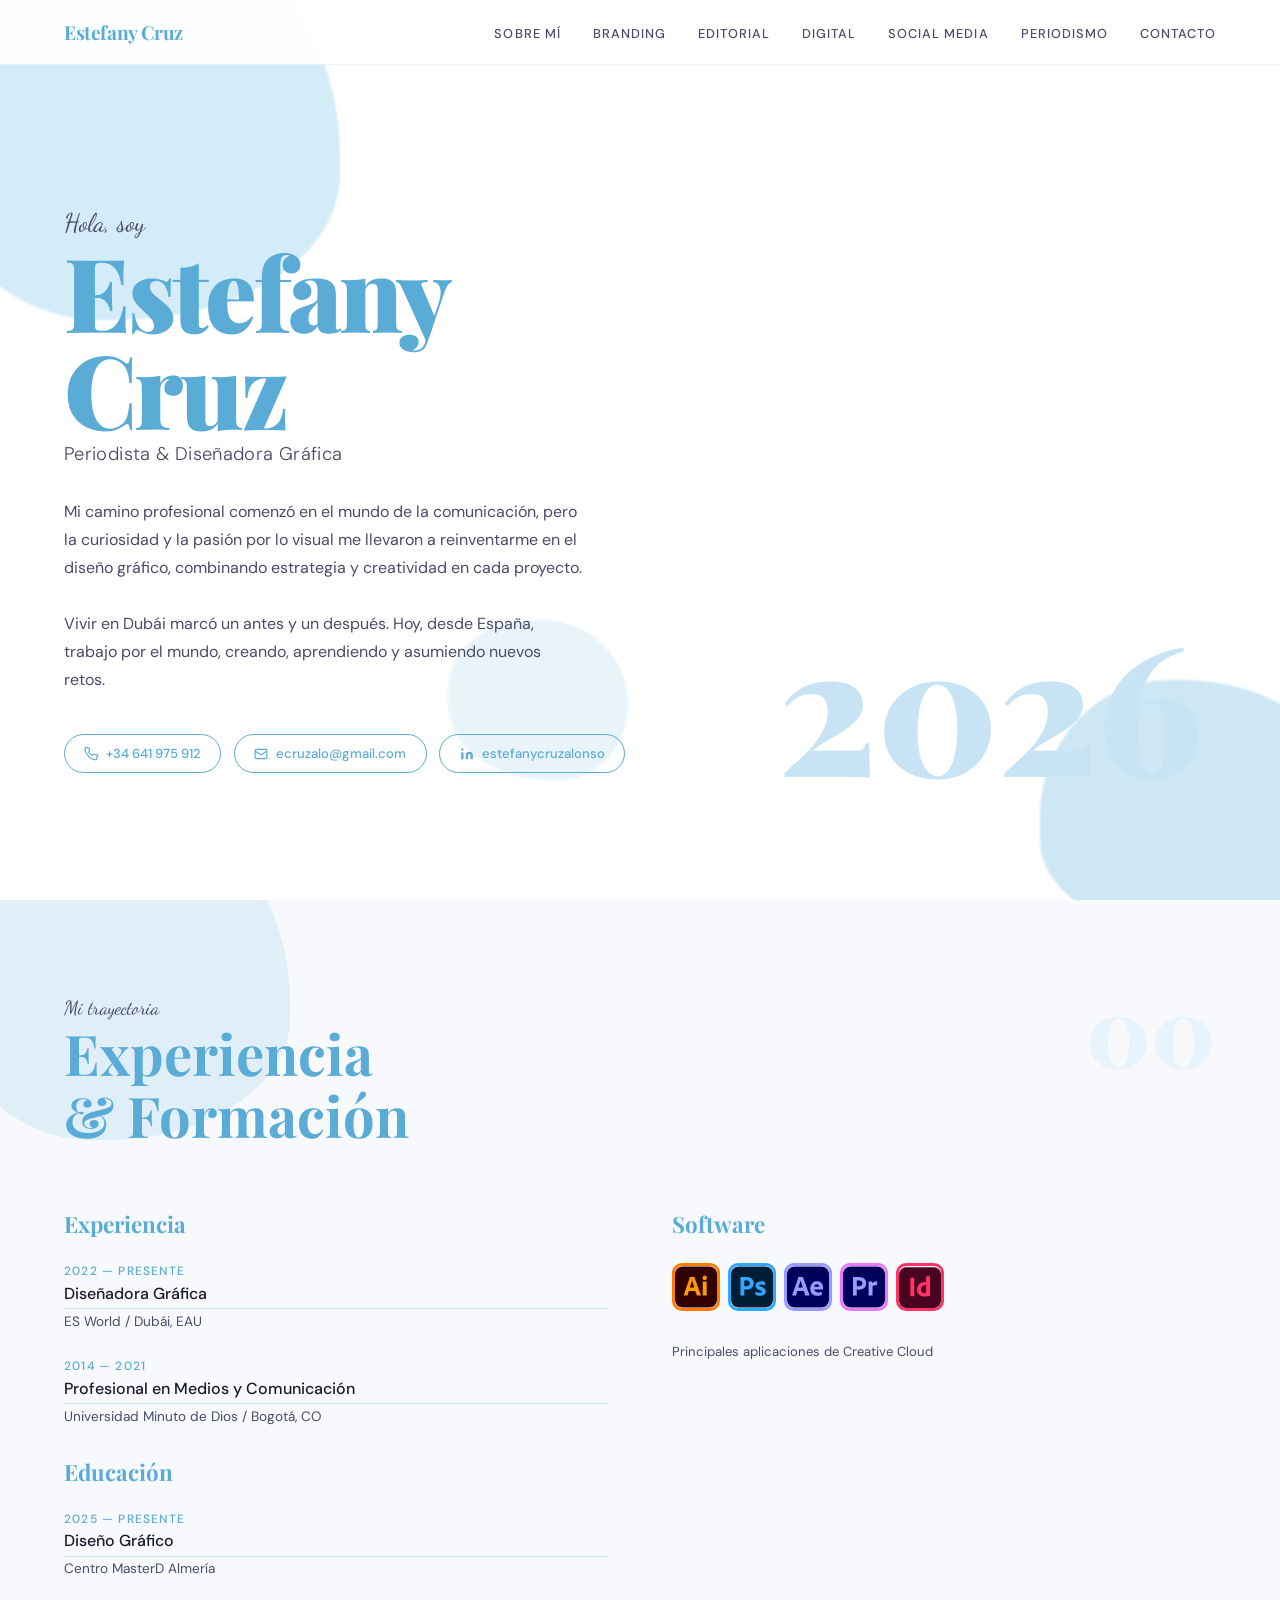
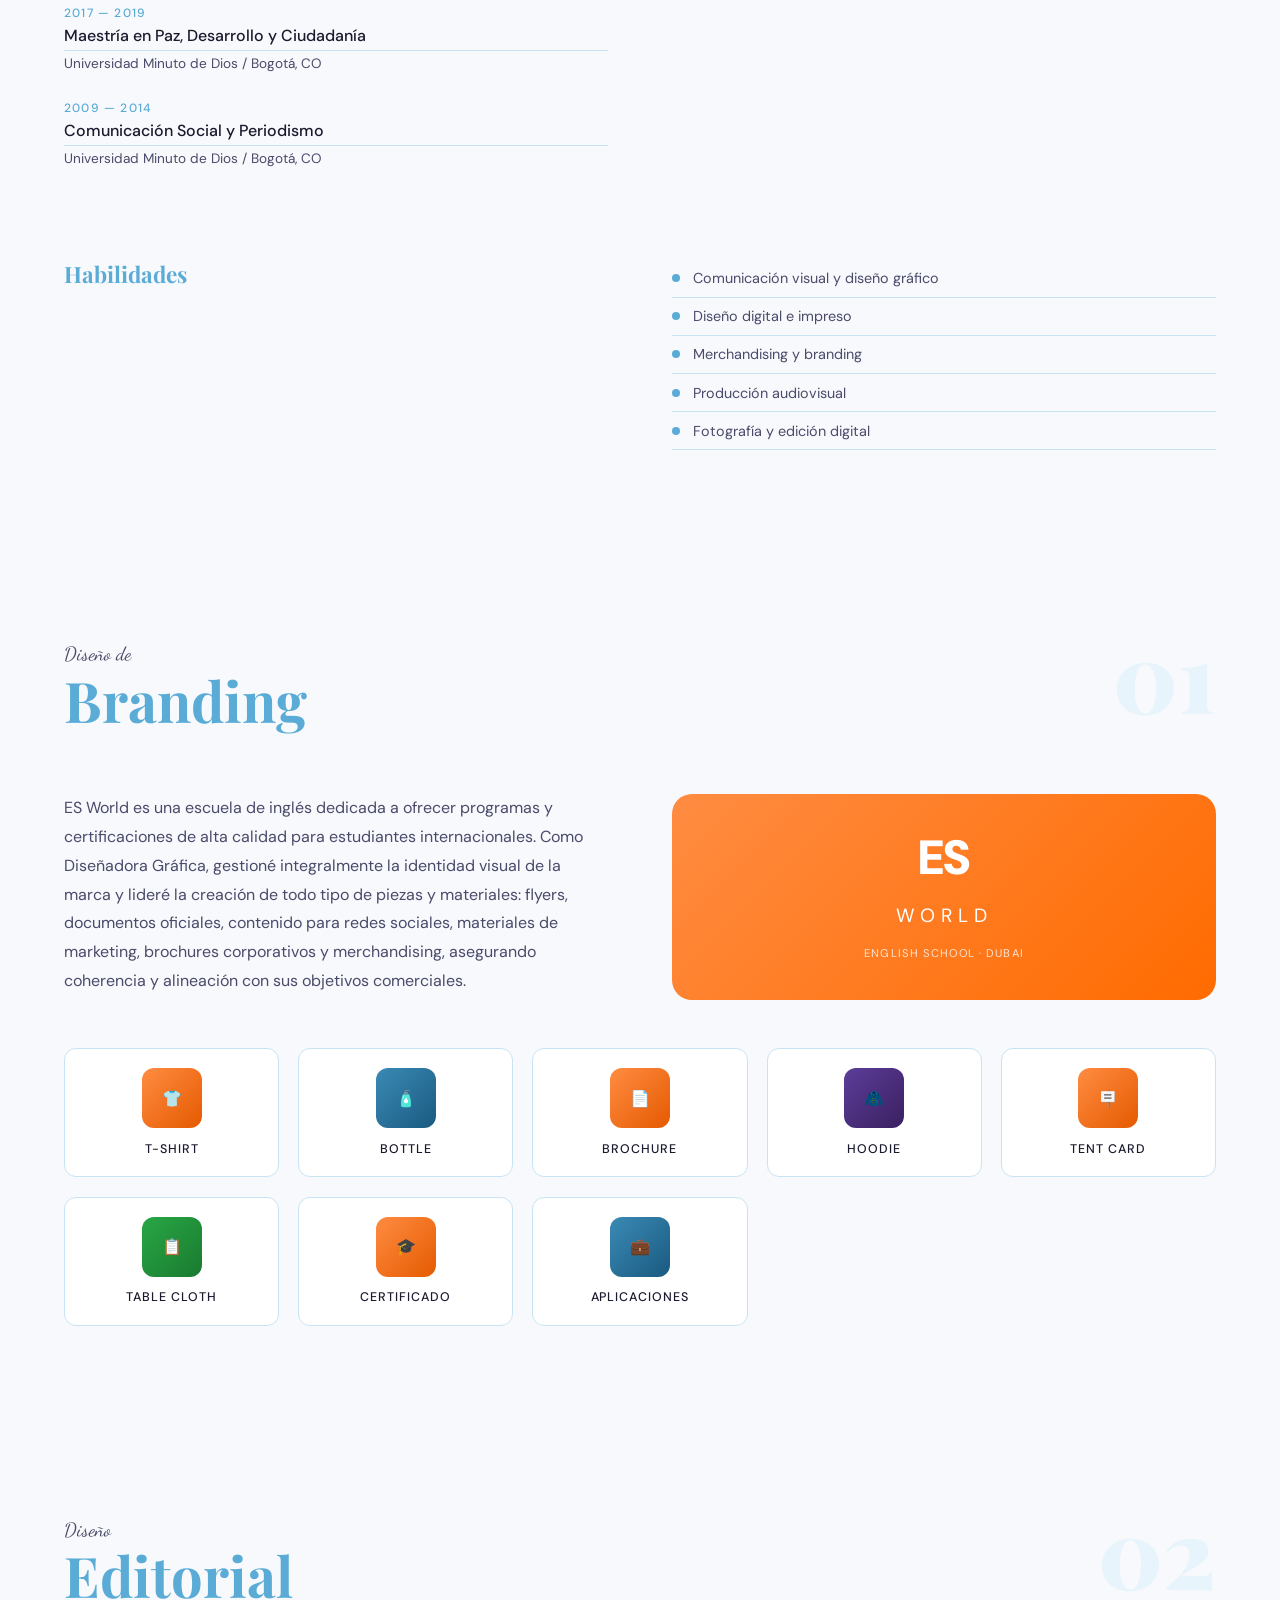
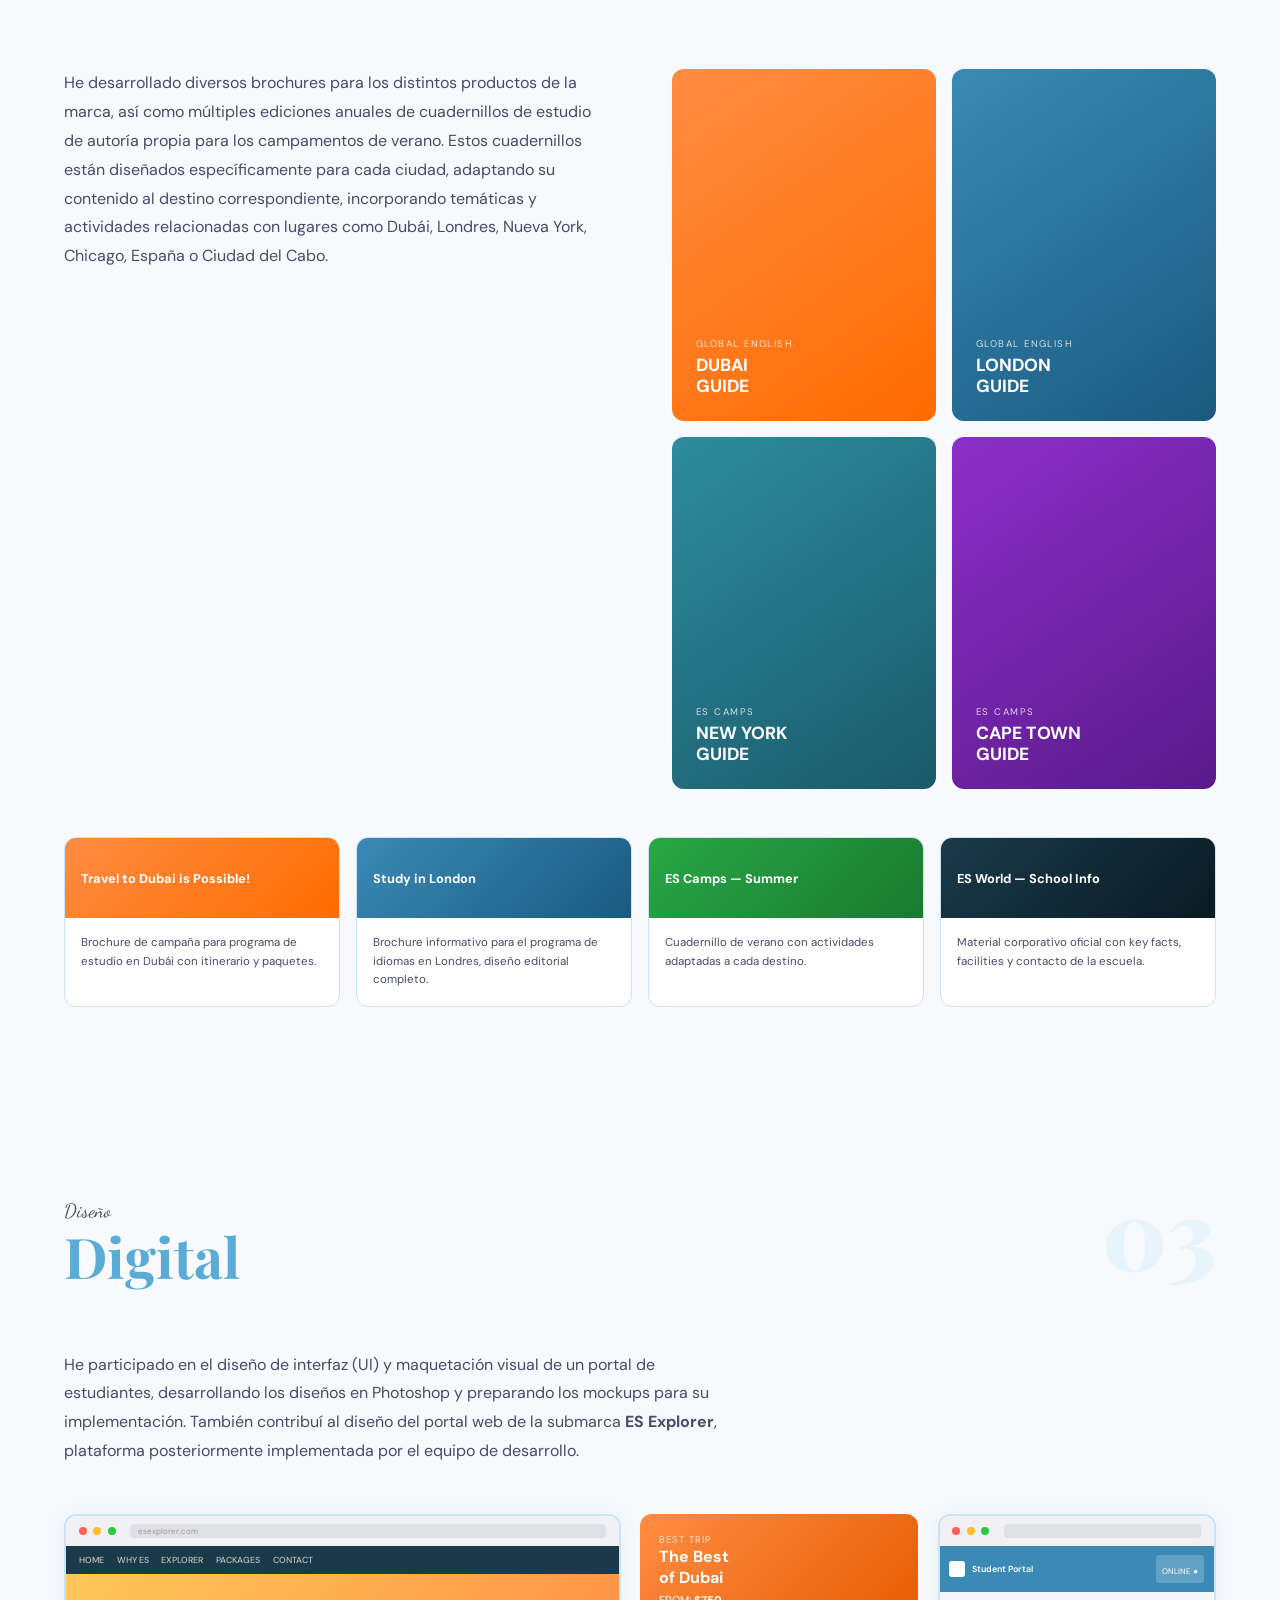
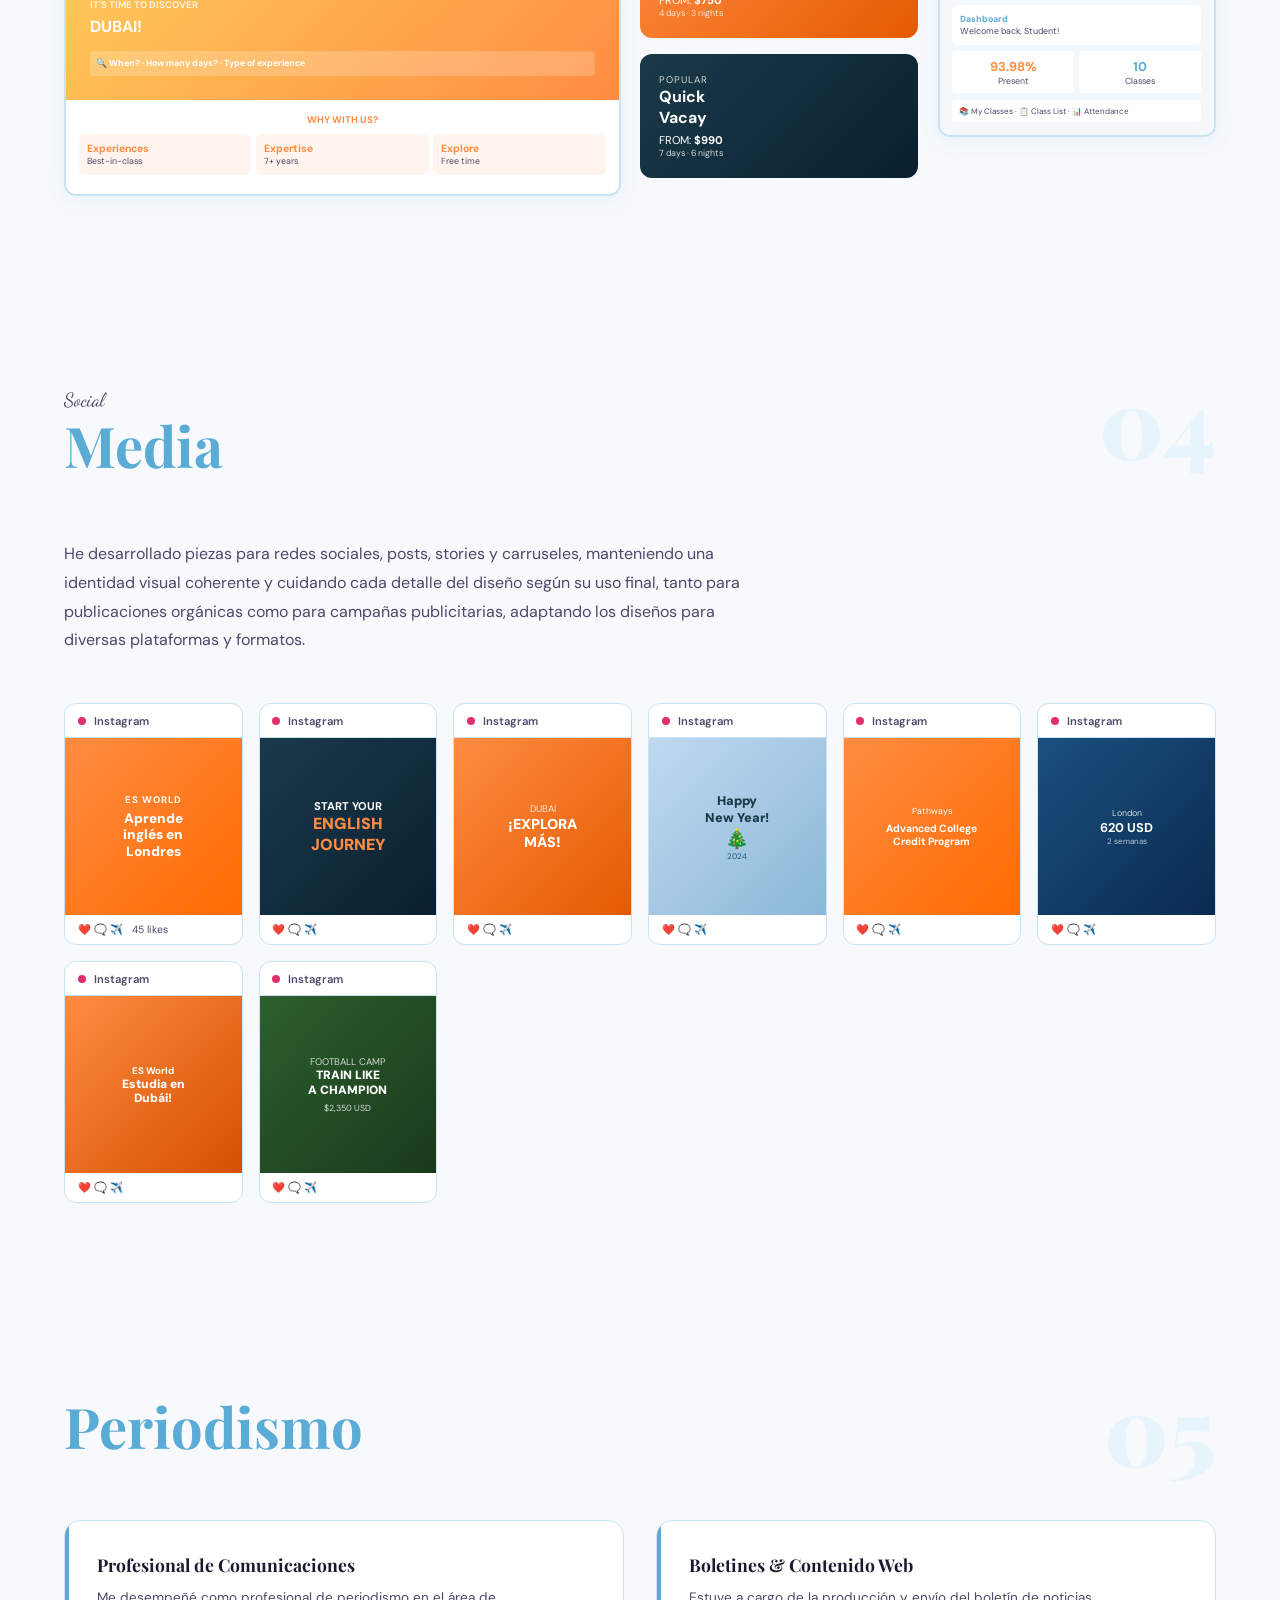
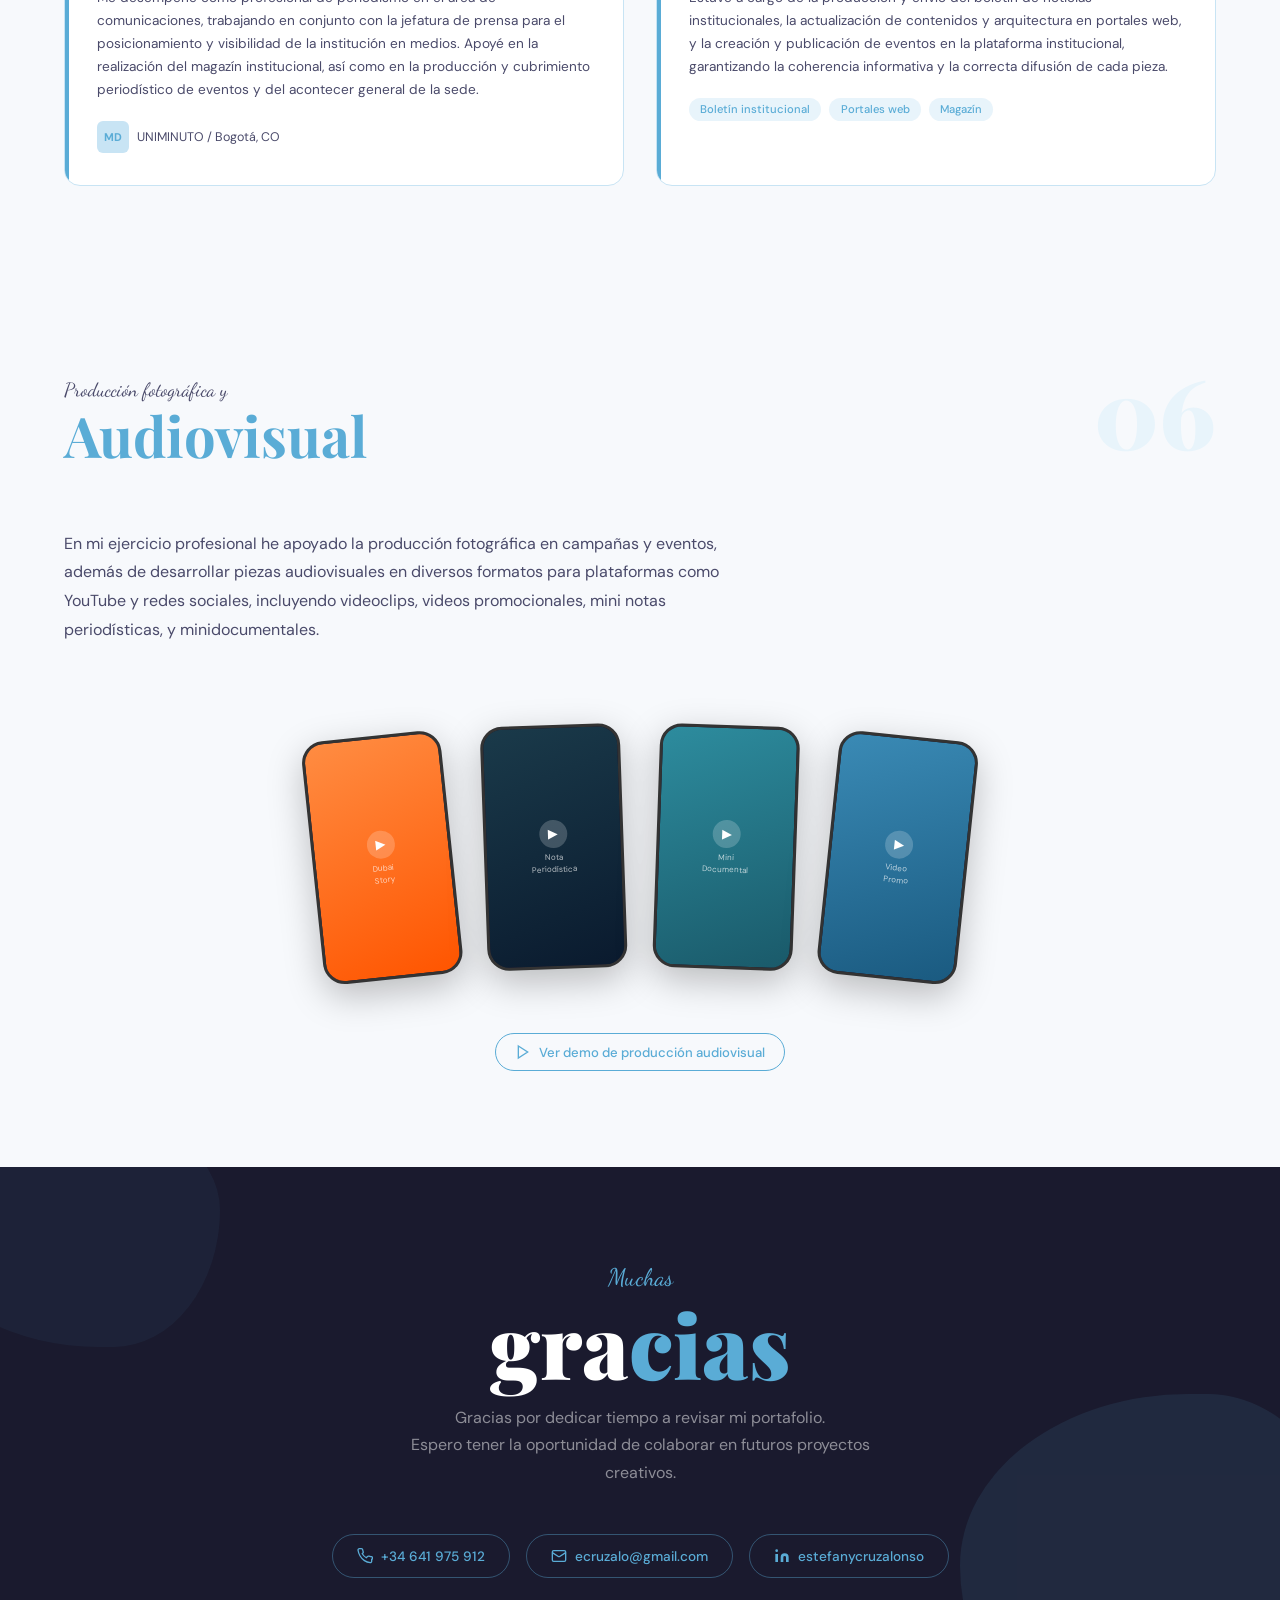
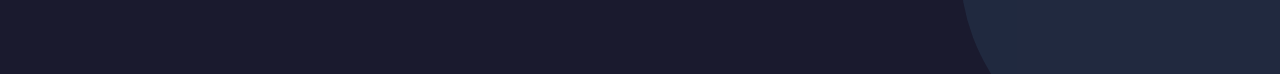
<file: index.html>
<!DOCTYPE html>
<html lang="es">
<head>
<meta charset="UTF-8">
<meta name="viewport" content="width=device-width, initial-scale=1.0">
<title>Estefany Cruz — Diseñadora Gráfica</title>
<link rel="preconnect" href="https://fonts.googleapis.com">
<link href="https://fonts.googleapis.com/css2?family=Playfair+Display:ital,wght@0,700;0,900;1,700&family=DM+Sans:wght@300;400;500&family=Dancing+Script:wght@600&display=swap" rel="stylesheet">
<link rel="stylesheet" href="css/estilos.css">
</head>
<body>

<!-- NAV -->
<nav>
  <div class="nav-logo">Estefany Cruz</div>
  <ul class="nav-links">
    <li><a href="#sobre-mi">Sobre mí</a></li>
    <li><a href="#branding">Branding</a></li>
    <li><a href="#editorial">Editorial</a></li>
    <li><a href="#digital">Digital</a></li>
    <li><a href="#social-media">Social Media</a></li>
    <li><a href="#periodismo">Periodismo</a></li>
    <li><a href="#contacto">Contacto</a></li>
  </ul>
</nav>

<!-- HERO -->
<section class="hero">
  <div class="blob blob-1"></div>
  <div class="blob blob-2"></div>
  <div class="blob blob-3"></div>

  <div class="hero-content reveal">
    <p class="hero-eyebrow">Hola, soy</p>
    <h1 class="hero-name">Estefany<br>Cruz</h1>
    <p class="hero-title">Periodista &amp; Diseñadora Gráfica</p>
    <p class="hero-bio">
      Mi camino profesional comenzó en el mundo de la comunicación, pero la curiosidad y la pasión por lo visual me llevaron a reinventarme en el diseño gráfico, combinando estrategia y creatividad en cada proyecto.<br><br>
      Vivir en Dubái marcó un antes y un después. Hoy, desde España, trabajo por el mundo, creando, aprendiendo y asumiendo nuevos retos.
    </p>
    <div class="hero-contacts">
      <a class="contact-pill" href="tel:+34641975912">
        <svg viewBox="0 0 24 24" fill="none" stroke="currentColor" stroke-width="2"><path d="M22 16.92v3a2 2 0 0 1-2.18 2 19.79 19.79 0 0 1-8.63-3.07A19.5 19.5 0 0 1 4.69 12 19.79 19.79 0 0 1 1.61 3.38 2 2 0 0 1 3.58 1h3a2 2 0 0 1 2 1.72c.127.96.361 1.903.7 2.81a2 2 0 0 1-.45 2.11L7.91 8.56a16 16 0 0 0 6.07 6.07l1.82-1.82a2 2 0 0 1 2.11-.45c.907.339 1.85.573 2.81.7A2 2 0 0 1 22 16.92z"/></svg>
        +34 641 975 912
      </a>
      <a class="contact-pill" href="mailto:ecruzalo@gmail.com">
        <svg viewBox="0 0 24 24" fill="none" stroke="currentColor" stroke-width="2"><rect x="2" y="4" width="20" height="16" rx="2"/><path d="m22 7-8.97 5.7a1.94 1.94 0 0 1-2.06 0L2 7"/></svg>
        ecruzalo@gmail.com
      </a>
      <a class="contact-pill" href="https://linkedin.com/in/estefanycruzalonso" target="_blank">
        <svg viewBox="0 0 24 24" fill="currentColor"><path d="M16 8a6 6 0 0 1 6 6v7h-4v-7a2 2 0 0 0-2-2 2 2 0 0 0-2 2v7h-4v-7a6 6 0 0 1 6-6z"/><rect x="2" y="9" width="4" height="12"/><circle cx="4" cy="4" r="2"/></svg>
        estefanycruzalonso
      </a>
    </div>
  </div>

  <div class="hero-year">2026</div>
</section>

<!-- SOBRE MÍ -->
<section class="about" id="sobre-mi">
  <div class="section-header reveal">
    <span class="section-eyebrow">Mi trayectoria</span>
    <h2 class="section-title">Experiencia<br>&amp; Formación</h2>
    <div class="section-num">00</div>
  </div>

  <div class="about-grid reveal">
    <div>
      <p class="column-title">Experiencia</p>
      <div class="exp-entry">
        <p class="exp-year">2022 — Presente</p>
        <p class="exp-role">Diseñadora Gráfica</p>
        <p class="exp-place">ES World / Dubái, EAU</p>
      </div>
      <div class="exp-entry">
        <p class="exp-year">2014 — 2021</p>
        <p class="exp-role">Profesional en Medios y Comunicación</p>
        <p class="exp-place">Universidad Minuto de Dios / Bogotá, CO</p>
      </div>

      <p class="column-title" style="margin-top:2rem;">Educación</p>
      <div class="exp-entry">
        <p class="exp-year">2025 — Presente</p>
        <p class="exp-role">Diseño Gráfico</p>
        <p class="exp-place">Centro MasterD Almería</p>
      </div>
      <div class="exp-entry">
        <p class="exp-year">2017 — 2019</p>
        <p class="exp-role">Maestría en Paz, Desarrollo y Ciudadanía</p>
        <p class="exp-place">Universidad Minuto de Dios / Bogotá, CO</p>
      </div>
      <div class="exp-entry">
        <p class="exp-year">2009 — 2014</p>
        <p class="exp-role">Comunicación Social y Periodismo</p>
        <p class="exp-place">Universidad Minuto de Dios / Bogotá, CO</p>
      </div>
    </div>

<div class="software-block">
  <p class="column-title">Software</p>
  <div class="software-pills">
    <img src="imagenes/ai-icon.svg" alt="Adobe Illustrator" class="sw-icon sw-ai">
    <img src="imagenes/ps-icon.svg" alt="Adobe Photoshop" class="sw-icon sw-ps">
    <img src="imagenes/ae-icon.svg" alt="Adobe After Effects" class="sw-icon sw-ae">
    <img src="imagenes/pr-icon.svg" alt="Adobe Premiere Pro" class="sw-icon sw-pr">
    <img src="imagenes/id-icon.svg" alt="Adobe InDesign" class="sw-icon sw-id">
  </div>
  <p style="font-size:0.82rem;color:var(--ink-mid);margin-bottom:2rem;">Principales aplicaciones de Creative Cloud</p>
</div>

      <p class="column-title">Habilidades</p>
      <ul class="skills-list">
        <li>Comunicación visual y diseño gráfico</li>
        <li>Diseño digital e impreso</li>
        <li>Merchandising y branding</li>
        <li>Producción audiovisual</li>
        <li>Fotografía y edición digital</li>
      </ul>
    </div>
  </div>
</section>

<!-- BRANDING -->
<section class="project-section" id="branding">
  <div class="section-header reveal">
    <span class="section-eyebrow">Diseño de</span>
    <h2 class="section-title">Branding</h2>
    <div class="section-num">01</div>
  </div>

  <div class="project-intro reveal">
    <div>
      <p class="project-description">
        ES World es una escuela de inglés dedicada a ofrecer programas y certificaciones de alta calidad para estudiantes internacionales. Como Diseñadora Gráfica, gestioné integralmente la identidad visual de la marca y lideré la creación de todo tipo de piezas y materiales: flyers, documentos oficiales, contenido para redes sociales, materiales de marketing, brochures corporativos y merchandising, asegurando coherencia y alineación con sus objetivos comerciales.
      </p>
    </div>
    <div style="background:linear-gradient(135deg,#ff8c42,#ff6b00);border-radius:20px;padding:2.5rem;display:flex;align-items:center;justify-content:center;">
      <div style="text-align:center;color:white;">
        <div style="font-size:3rem;font-weight:900;letter-spacing:-0.02em;line-height:1;">ES<br><span style="font-size:1.2rem;font-weight:400;letter-spacing:0.3em;">WORLD</span></div>
        <div style="margin-top:1rem;font-size:0.7rem;opacity:0.8;letter-spacing:0.1em;">ENGLISH SCHOOL · DUBAI</div>
      </div>
    </div>
  </div>

  <div class="branding-mockups reveal">
    <div class="brand-item">
      <div class="brand-icon" style="background:linear-gradient(135deg,#ff8c42,#e55a00);">👕</div>
      <p class="brand-item-title">T-Shirt</p>
    </div>
    <div class="brand-item">
      <div class="brand-icon" style="background:linear-gradient(135deg,#3a8ab5,#1a5a80);">🧴</div>
      <p class="brand-item-title">Bottle</p>
    </div>
    <div class="brand-item">
      <div class="brand-icon" style="background:linear-gradient(135deg,#ff8c42,#e55a00);">📄</div>
      <p class="brand-item-title">Brochure</p>
    </div>
    <div class="brand-item">
      <div class="brand-icon" style="background:linear-gradient(135deg,#5c3d99,#3a2060);">🧥</div>
      <p class="brand-item-title">Hoodie</p>
    </div>
    <div class="brand-item">
      <div class="brand-icon" style="background:linear-gradient(135deg,#ff8c42,#e55a00);">🪧</div>
      <p class="brand-item-title">Tent Card</p>
    </div>
    <div class="brand-item">
      <div class="brand-icon" style="background:linear-gradient(135deg,#28a745,#1a7a30);">📋</div>
      <p class="brand-item-title">Table Cloth</p>
    </div>
    <div class="brand-item">
      <div class="brand-icon" style="background:linear-gradient(135deg,#ff8c42,#e55a00);">🎓</div>
      <p class="brand-item-title">Certificado</p>
    </div>
    <div class="brand-item">
      <div class="brand-icon" style="background:linear-gradient(135deg,#3a8ab5,#1a5a80);">💼</div>
      <p class="brand-item-title">Aplicaciones</p>
    </div>
  </div>
</section>

<!-- EDITORIAL -->
<section class="project-section" id="editorial" style="background:var(--off-white);">
  <div class="section-header reveal">
    <span class="section-eyebrow">Diseño</span>
    <h2 class="section-title">Editorial</h2>
    <div class="section-num">02</div>
  </div>

  <div class="project-intro reveal">
    <div>
      <p class="project-description">
        He desarrollado diversos brochures para los distintos productos de la marca, así como múltiples ediciones anuales de cuadernillos de estudio de autoría propia para los campamentos de verano. Estos cuadernillos están diseñados específicamente para cada ciudad, adaptando su contenido al destino correspondiente, incorporando temáticas y actividades relacionadas con lugares como Dubái, Londres, Nueva York, Chicago, España o Ciudad del Cabo.
      </p>
    </div>
    <div style="display:grid;grid-template-columns:1fr 1fr;gap:1rem;">
      <div style="background:linear-gradient(145deg,#ff8c42,#ff6b00);border-radius:12px;padding:1.5rem;color:white;aspect-ratio:3/4;display:flex;flex-direction:column;justify-content:flex-end;">
        <div style="font-size:0.6rem;letter-spacing:0.15em;opacity:0.8;margin-bottom:0.3rem;">GLOBAL ENGLISH</div>
        <div style="font-size:1.1rem;font-weight:700;line-height:1.2;">DUBAI<br>GUIDE</div>
      </div>
      <div style="background:linear-gradient(145deg,#3a8ab5,#1a5a80);border-radius:12px;padding:1.5rem;color:white;aspect-ratio:3/4;display:flex;flex-direction:column;justify-content:flex-end;">
        <div style="font-size:0.6rem;letter-spacing:0.15em;opacity:0.8;margin-bottom:0.3rem;">GLOBAL ENGLISH</div>
        <div style="font-size:1.1rem;font-weight:700;line-height:1.2;">LONDON<br>GUIDE</div>
      </div>
      <div style="background:linear-gradient(145deg,#2d8c9e,#1a5a6a);border-radius:12px;padding:1.5rem;color:white;aspect-ratio:3/4;display:flex;flex-direction:column;justify-content:flex-end;">
        <div style="font-size:0.6rem;letter-spacing:0.15em;opacity:0.8;margin-bottom:0.3rem;">ES CAMPS</div>
        <div style="font-size:1.1rem;font-weight:700;line-height:1.2;">NEW YORK<br>GUIDE</div>
      </div>
      <div style="background:linear-gradient(145deg,#8b2fc9,#5a1a8a);border-radius:12px;padding:1.5rem;color:white;aspect-ratio:3/4;display:flex;flex-direction:column;justify-content:flex-end;">
        <div style="font-size:0.6rem;letter-spacing:0.15em;opacity:0.8;margin-bottom:0.3rem;">ES CAMPS</div>
        <div style="font-size:1.1rem;font-weight:700;line-height:1.2;">CAPE TOWN<br>GUIDE</div>
      </div>
    </div>
  </div>

  <!-- Brochure spreads simulado -->
  <div style="display:grid;grid-template-columns:repeat(auto-fill,minmax(220px,1fr));gap:1rem;" class="reveal">
    <div style="background:var(--white);border-radius:12px;border:1.5px solid var(--blue-light);overflow:hidden;">
      <div style="background:linear-gradient(135deg,#ff8c42,#ff6b00);height:80px;display:flex;align-items:center;padding:1rem;color:white;font-weight:700;font-size:0.8rem;">Travel to Dubai is Possible!</div>
      <div style="padding:1rem;font-size:0.72rem;color:var(--ink-mid);line-height:1.6;">Brochure de campaña para programa de estudio en Dubái con itinerario y paquetes.</div>
    </div>
    <div style="background:var(--white);border-radius:12px;border:1.5px solid var(--blue-light);overflow:hidden;">
      <div style="background:linear-gradient(135deg,#3a8ab5,#1a5a80);height:80px;display:flex;align-items:center;padding:1rem;color:white;font-weight:700;font-size:0.8rem;">Study in London</div>
      <div style="padding:1rem;font-size:0.72rem;color:var(--ink-mid);line-height:1.6;">Brochure informativo para el programa de idiomas en Londres, diseño editorial completo.</div>
    </div>
    <div style="background:var(--white);border-radius:12px;border:1.5px solid var(--blue-light);overflow:hidden;">
      <div style="background:linear-gradient(135deg,#28a745,#1a7a30);height:80px;display:flex;align-items:center;padding:1rem;color:white;font-weight:700;font-size:0.8rem;">ES Camps — Summer</div>
      <div style="padding:1rem;font-size:0.72rem;color:var(--ink-mid);line-height:1.6;">Cuadernillo de verano con actividades adaptadas a cada destino.</div>
    </div>
    <div style="background:var(--white);border-radius:12px;border:1.5px solid var(--blue-light);overflow:hidden;">
      <div style="background:linear-gradient(135deg,#1a3a4a,#0a1a24);height:80px;display:flex;align-items:center;padding:1rem;color:white;font-weight:700;font-size:0.8rem;">ES World — School Info</div>
      <div style="padding:1rem;font-size:0.72rem;color:var(--ink-mid);line-height:1.6;">Material corporativo oficial con key facts, facilities y contacto de la escuela.</div>
    </div>
  </div>
</section>

<!-- DISEÑO DIGITAL -->
<section class="project-section" id="digital">
  <div class="section-header reveal">
    <span class="section-eyebrow">Diseño</span>
    <h2 class="section-title">Digital</h2>
    <div class="section-num">03</div>
  </div>

  <div style="margin-bottom:3rem;" class="reveal">
    <p style="font-size:1rem;line-height:1.8;color:var(--ink-mid);max-width:680px;margin-bottom:2rem;">
      He participado en el diseño de interfaz (UI) y maquetación visual de un portal de estudiantes, desarrollando los diseños en Photoshop y preparando los mockups para su implementación. También contribuí al diseño del portal web de la submarca <strong>ES Explorer</strong>, plataforma posteriormente implementada por el equipo de desarrollo.
    </p>
  </div>

  <div class="web-frames reveal">
    <!-- Main frame -->
    <div class="frame-browser">
      <div class="browser-bar">
        <div class="dot-r"></div><div class="dot-y"></div><div class="dot-g"></div>
        <div style="flex:1;background:#e0e0e8;border-radius:4px;height:14px;margin-left:0.5rem;display:flex;align-items:center;padding:0 0.5rem;">
          <span style="font-size:0.5rem;color:#999;">esexplorer.com</span>
        </div>
      </div>
      <div class="frame-nav">
        <span>HOME</span><span>WHY ES</span><span>EXPLORER</span><span>PACKAGES</span><span>CONTACT</span>
      </div>
      <div class="frame-hero-web">
        <p style="font-size:0.6rem;opacity:0.8;margin-bottom:0.3rem;">IT'S TIME TO DISCOVER</p>
        <h3>DUBAI!</h3>
        <div style="background:rgba(255,255,255,0.2);border-radius:4px;padding:0.4rem;margin-top:0.8rem;font-size:0.55rem;">
          🔍 When? · How many days? · Type of experience
        </div>
      </div>
      <div class="frame-section-web">
        <p style="font-size:0.6rem;font-weight:700;color:#ff8c42;text-align:center;margin-bottom:0.5rem;">WHY WITH US?</p>
        <div style="display:grid;grid-template-columns:1fr 1fr 1fr;gap:0.3rem;">
          <div class="mini-card"><strong>Experiences</strong>Best-in-class</div>
          <div class="mini-card"><strong>Expertise</strong>7+ years</div>
          <div class="mini-card"><strong>Explore</strong>Free time</div>
        </div>
      </div>
    </div>

    <!-- Package cards -->
    <div style="display:flex;flex-direction:column;gap:1rem;">
      <div style="background:linear-gradient(135deg,#ff8c42,#e55a00);border-radius:12px;padding:1.2rem;color:white;">
        <div style="font-size:0.6rem;opacity:0.8;letter-spacing:0.1em;">BEST TRIP</div>
        <div style="font-size:1rem;font-weight:700;">The Best<br>of Dubai</div>
        <div style="font-size:0.7rem;margin-top:0.3rem;">FROM: <strong>$750</strong></div>
        <div style="font-size:0.55rem;opacity:0.8;">4 days · 3 nights</div>
      </div>
      <div style="background:linear-gradient(135deg,#1a3a4a,#0a2030);border-radius:12px;padding:1.2rem;color:white;">
        <div style="font-size:0.6rem;opacity:0.8;letter-spacing:0.1em;">POPULAR</div>
        <div style="font-size:1rem;font-weight:700;">Quick<br>Vacay</div>
        <div style="font-size:0.7rem;margin-top:0.3rem;">FROM: <strong>$990</strong></div>
        <div style="font-size:0.55rem;opacity:0.8;">7 days · 6 nights</div>
      </div>
    </div>

    <!-- Student portal mock -->
    <div class="frame-browser">
      <div class="browser-bar">
        <div class="dot-r"></div><div class="dot-y"></div><div class="dot-g"></div>
        <div style="flex:1;background:#e0e0e8;border-radius:4px;height:14px;margin-left:0.5rem;"></div>
      </div>
      <div style="background:#3a8ab5;padding:0.6rem;display:flex;align-items:center;gap:0.4rem;">
        <div style="width:16px;height:16px;background:white;border-radius:3px;"></div>
        <span style="font-size:0.55rem;color:white;font-weight:600;">Student Portal</span>
        <div style="margin-left:auto;background:rgba(255,255,255,0.2);border-radius:3px;padding:0.2rem 0.4rem;">
          <span style="font-size:0.5rem;color:white;">ONLINE ●</span>
        </div>
      </div>
      <div style="padding:0.8rem;background:#f5f8fb;">
        <div style="background:white;border-radius:6px;padding:0.5rem;margin-bottom:0.4rem;font-size:0.55rem;color:var(--ink-mid);">
          <strong style="color:var(--blue);">Dashboard</strong><br>Welcome back, Student!
        </div>
        <div style="display:grid;grid-template-columns:1fr 1fr;gap:0.3rem;margin-bottom:0.4rem;">
          <div style="background:white;border-radius:4px;padding:0.4rem;text-align:center;font-size:0.55rem;">
            <div style="color:#ff8c42;font-weight:700;font-size:0.8rem;">93.98%</div>
            <div style="color:var(--ink-mid);">Present</div>
          </div>
          <div style="background:white;border-radius:4px;padding:0.4rem;text-align:center;font-size:0.55rem;">
            <div style="color:var(--blue);font-weight:700;font-size:0.8rem;">10</div>
            <div style="color:var(--ink-mid);">Classes</div>
          </div>
        </div>
        <div style="background:white;border-radius:4px;padding:0.4rem;font-size:0.5rem;color:var(--ink-mid);">
          📚 My Classes · 📋 Class List · 📊 Attendance
        </div>
      </div>
    </div>
  </div>
</section>

<!-- SOCIAL MEDIA -->
<section class="project-section" id="social-media" style="background:var(--off-white);">
  <div class="section-header reveal">
    <span class="section-eyebrow">Social</span>
    <h2 class="section-title">Media</h2>
    <div class="section-num">04</div>
  </div>

  <p style="font-size:1rem;line-height:1.8;color:var(--ink-mid);max-width:680px;margin-bottom:3rem;" class="reveal">
    He desarrollado piezas para redes sociales, posts, stories y carruseles, manteniendo una identidad visual coherente y cuidando cada detalle del diseño según su uso final, tanto para publicaciones orgánicas como para campañas publicitarias, adaptando los diseños para diversas plataformas y formatos.
  </p>

  <div class="social-grid reveal">
    <!-- Card 1 -->
    <div class="insta-card">
      <div class="insta-header"><span class="insta-dot" style="background:#E1306C;"></span> Instagram</div>
      <div class="insta-body" style="background:linear-gradient(135deg,#ff8c42,#ff6b00);color:white;flex-direction:column;">
        <div style="font-size:0.6rem;font-weight:700;letter-spacing:0.1em;">ES WORLD</div>
        <div style="font-size:0.85rem;font-weight:900;line-height:1.2;margin-top:0.3rem;">Aprende<br>inglés en<br>Londres</div>
      </div>
      <div class="insta-footer">❤️ 🗨️ ✈️ &nbsp;&nbsp;45 likes</div>
    </div>
    <!-- Card 2 -->
    <div class="insta-card">
      <div class="insta-header"><span class="insta-dot" style="background:#E1306C;"></span> Instagram</div>
      <div class="insta-body" style="background:linear-gradient(135deg,#1a3a4a,#0a2030);color:white;flex-direction:column;">
        <div style="font-size:0.7rem;font-weight:700;">START YOUR</div>
        <div style="font-size:1rem;font-weight:900;color:#ff8c42;">ENGLISH<br>JOURNEY</div>
      </div>
      <div class="insta-footer">❤️ 🗨️ ✈️</div>
    </div>
    <!-- Card 3 -->
    <div class="insta-card">
      <div class="insta-header"><span class="insta-dot" style="background:#E1306C;"></span> Instagram</div>
      <div class="insta-body" style="background:linear-gradient(135deg,#ff8c42,#e55a00);color:white;flex-direction:column;">
        <div style="font-size:0.6rem;opacity:0.8;">DUBAI</div>
        <div style="font-size:0.9rem;font-weight:900;">¡EXPLORA<br>MÁS!</div>
      </div>
      <div class="insta-footer">❤️ 🗨️ ✈️</div>
    </div>
    <!-- Card 4 -->
    <div class="insta-card">
      <div class="insta-header"><span class="insta-dot" style="background:#E1306C;"></span> Instagram</div>
      <div class="insta-body" style="background:linear-gradient(135deg,#c0d9f0,#8ab8d8);color:#1a3a4a;flex-direction:column;">
        <div style="font-size:0.8rem;font-weight:900;color:#1a3a4a;">Happy<br>New Year!</div>
        <div style="font-size:1.2rem;">🎄</div>
        <div style="font-size:0.5rem;text-align:center;color:#1a5a80;">2024</div>
      </div>
      <div class="insta-footer">❤️ 🗨️ ✈️</div>
    </div>
    <!-- Card 5 -->
    <div class="insta-card">
      <div class="insta-header"><span class="insta-dot" style="background:#E1306C;"></span> Instagram</div>
      <div class="insta-body" style="background:linear-gradient(135deg,#ff8c42,#ff6b00);color:white;flex-direction:column;">
        <div style="font-size:0.55rem;margin-bottom:0.3rem;">Pathways</div>
        <div style="font-size:0.65rem;font-weight:700;line-height:1.3;">Advanced College<br>Credit Program</div>
      </div>
      <div class="insta-footer">❤️ 🗨️ ✈️</div>
    </div>
    <!-- Card 6 -->
    <div class="insta-card">
      <div class="insta-header"><span class="insta-dot" style="background:#E1306C;"></span> Instagram</div>
      <div class="insta-body" style="background:linear-gradient(135deg,#1a5080,#0a2a50);color:white;flex-direction:column;">
        <div style="font-size:0.55rem;opacity:0.8;">London</div>
        <div style="font-size:0.8rem;font-weight:700;">620 USD</div>
        <div style="font-size:0.5rem;opacity:0.7;">2 semanas</div>
      </div>
      <div class="insta-footer">❤️ 🗨️ ✈️</div>
    </div>
    <!-- Card 7 -->
    <div class="insta-card">
      <div class="insta-header"><span class="insta-dot" style="background:#E1306C;"></span> Instagram</div>
      <div class="insta-body" style="background:linear-gradient(135deg,#ff8c42,#d45000);color:white;flex-direction:column;">
        <div style="font-size:0.6rem;font-weight:700;">ES World</div>
        <div style="font-size:0.75rem;font-weight:900;line-height:1.2;">Estudia en<br>Dubái!</div>
      </div>
      <div class="insta-footer">❤️ 🗨️ ✈️</div>
    </div>
    <!-- Card 8 -->
    <div class="insta-card">
      <div class="insta-header"><span class="insta-dot" style="background:#E1306C;"></span> Instagram</div>
      <div class="insta-body" style="background:linear-gradient(135deg,#2c5f2e,#1a3a1b);color:white;flex-direction:column;">
        <div style="font-size:0.6rem;opacity:0.8;">FOOTBALL CAMP</div>
        <div style="font-size:0.75rem;font-weight:900;line-height:1.2;">TRAIN LIKE<br>A CHAMPION</div>
        <div style="font-size:0.55rem;opacity:0.8;margin-top:0.3rem;">$2,350 USD</div>
      </div>
      <div class="insta-footer">❤️ 🗨️ ✈️</div>
    </div>
  </div>
</section>

<!-- PERIODISMO -->
<section class="project-section" id="periodismo">
  <div class="section-header reveal">
    <h2 class="section-title">Periodismo</h2>
    <div class="section-num">05</div>
  </div>

  <div class="journalism-cards reveal">
    <div class="news-card">
      <p class="news-title">Profesional de Comunicaciones</p>
      <p class="news-body">
        Me desempeñé como profesional de periodismo en el área de comunicaciones, trabajando en conjunto con la jefatura de prensa para el posicionamiento y visibilidad de la institución en medios. Apoyé en la realización del magazín institucional, así como en la producción y cubrimiento periodístico de eventos y del acontecer general de la sede.
      </p>
      <div style="margin-top:1.2rem;display:flex;align-items:center;gap:0.5rem;">
        <div style="width:32px;height:32px;background:var(--blue-light);border-radius:6px;display:flex;align-items:center;justify-content:center;font-size:0.7rem;color:var(--blue);font-weight:700;">MD</div>
        <span style="font-size:0.78rem;color:var(--ink-mid);">UNIMINUTO / Bogotá, CO</span>
      </div>
    </div>
    <div class="news-card">
      <p class="news-title">Boletines &amp; Contenido Web</p>
      <p class="news-body">
        Estuve a cargo de la producción y envío del boletín de noticias institucionales, la actualización de contenidos y arquitectura en portales web, y la creación y publicación de eventos en la plataforma institucional, garantizando la coherencia informativa y la correcta difusión de cada pieza.
      </p>
      <div style="margin-top:1.2rem;display:flex;gap:0.5rem;flex-wrap:wrap;">
        <span style="background:var(--blue-pale);color:var(--blue);padding:0.3rem 0.7rem;border-radius:50px;font-size:0.7rem;font-weight:500;">Boletín institucional</span>
        <span style="background:var(--blue-pale);color:var(--blue);padding:0.3rem 0.7rem;border-radius:50px;font-size:0.7rem;font-weight:500;">Portales web</span>
        <span style="background:var(--blue-pale);color:var(--blue);padding:0.3rem 0.7rem;border-radius:50px;font-size:0.7rem;font-weight:500;">Magazín</span>
      </div>
    </div>
  </div>
</section>

<!-- AUDIOVISUAL -->
<section class="project-section" id="audiovisual" style="background:var(--off-white);">
  <div class="section-header reveal">
    <span class="section-eyebrow">Producción fotográfica y</span>
    <h2 class="section-title">Audiovisual</h2>
    <div class="section-num">06</div>
  </div>

  <p style="font-size:1rem;line-height:1.8;color:var(--ink-mid);max-width:680px;margin-bottom:3rem;" class="reveal">
    En mi ejercicio profesional he apoyado la producción fotográfica en campañas y eventos, además de desarrollar piezas audiovisuales en diversos formatos para plataformas como YouTube y redes sociales, incluyendo videoclips, videos promocionales, mini notas periodísticas, y minidocumentales.
  </p>

  <div class="av-phones reveal">
    <div class="phone-mock">
      <div class="phone-screen" style="background:linear-gradient(160deg,#ff8c42,#ff5500);">
        <div class="play-btn">▶</div>
        <div class="phone-label">Dubai<br>Story</div>
      </div>
    </div>
    <div class="phone-mock">
      <div class="phone-screen" style="background:linear-gradient(160deg,#1a3a4a,#0a1a2e);">
        <div class="play-btn">▶</div>
        <div class="phone-label">Nota<br>Periodística</div>
      </div>
    </div>
    <div class="phone-mock">
      <div class="phone-screen" style="background:linear-gradient(160deg,#2d8c9e,#1a5a6a);">
        <div class="play-btn">▶</div>
        <div class="phone-label">Mini<br>Documental</div>
      </div>
    </div>
    <div class="phone-mock">
      <div class="phone-screen" style="background:linear-gradient(160deg,#3a8ab5,#1a5a80);">
        <div class="play-btn">▶</div>
        <div class="phone-label">Video<br>Promo</div>
      </div>
    </div>
  </div>

  <div style="text-align:center;margin-top:2rem;" class="reveal">
    <a href="https://mega.nz/file/d81TiTDB#8vl6w10OdQpEszS51ob4WhE4u_Si9hQZHZWzxFHZtNg" target="_blank" class="contact-pill" style="display:inline-flex;">
      <svg viewBox="0 0 24 24" fill="none" stroke="currentColor" stroke-width="2" style="width:16px;height:16px;"><polygon points="5,3 19,12 5,21"/></svg>
      Ver demo de producción audiovisual
    </a>
  </div>
</section>

<!-- FOOTER / CONTACTO -->
<footer class="footer" id="contacto">
  <div style="position:relative;z-index:2;">
    <p class="footer-eyebrow">Muchas</p>
    <h2 class="footer-title">gra<span>cias</span></h2>
    <p class="footer-sub">
      Gracias por dedicar tiempo a revisar mi portafolio.<br>
      Espero tener la oportunidad de colaborar en futuros proyectos creativos.
    </p>
    <div class="footer-contacts">
      <a class="footer-pill" href="tel:+34641975912">
        <svg viewBox="0 0 24 24" fill="none" stroke="currentColor" stroke-width="2" style="width:16px;height:16px;"><path d="M22 16.92v3a2 2 0 0 1-2.18 2 19.79 19.79 0 0 1-8.63-3.07A19.5 19.5 0 0 1 4.69 12 19.79 19.79 0 0 1 1.61 3.38 2 2 0 0 1 3.58 1h3a2 2 0 0 1 2 1.72c.127.96.361 1.903.7 2.81a2 2 0 0 1-.45 2.11L7.91 8.56a16 16 0 0 0 6.07 6.07l1.82-1.82a2 2 0 0 1 2.11-.45c.907.339 1.85.573 2.81.7A2 2 0 0 1 22 16.92z"/></svg>
        +34 641 975 912
      </a>
      <a class="footer-pill" href="mailto:ecruzalo@gmail.com">
        <svg viewBox="0 0 24 24" fill="none" stroke="currentColor" stroke-width="2" style="width:16px;height:16px;"><rect x="2" y="4" width="20" height="16" rx="2"/><path d="m22 7-8.97 5.7a1.94 1.94 0 0 1-2.06 0L2 7"/></svg>
        ecruzalo@gmail.com
      </a>
      <a class="footer-pill" href="https://linkedin.com/in/estefanycruzalonso" target="_blank">
        <svg viewBox="0 0 24 24" fill="currentColor" style="width:16px;height:16px;"><path d="M16 8a6 6 0 0 1 6 6v7h-4v-7a2 2 0 0 0-2-2 2 2 0 0 0-2 2v7h-4v-7a6 6 0 0 1 6-6z"/><rect x="2" y="9" width="4" height="12"/><circle cx="4" cy="4" r="2"/></svg>
        estefanycruzalonso
      </a>
    </div>
  </div>
</footer>

<script>
  // Scroll reveal
  const reveals = document.querySelectorAll('.reveal');
  const observer = new IntersectionObserver((entries) => {
    entries.forEach(e => {
      if (e.isIntersecting) {
        e.target.classList.add('visible');
      }
    });
  }, { threshold: 0.12 });
  reveals.forEach(el => observer.observe(el));
</script>
</body>
</html>
</file>
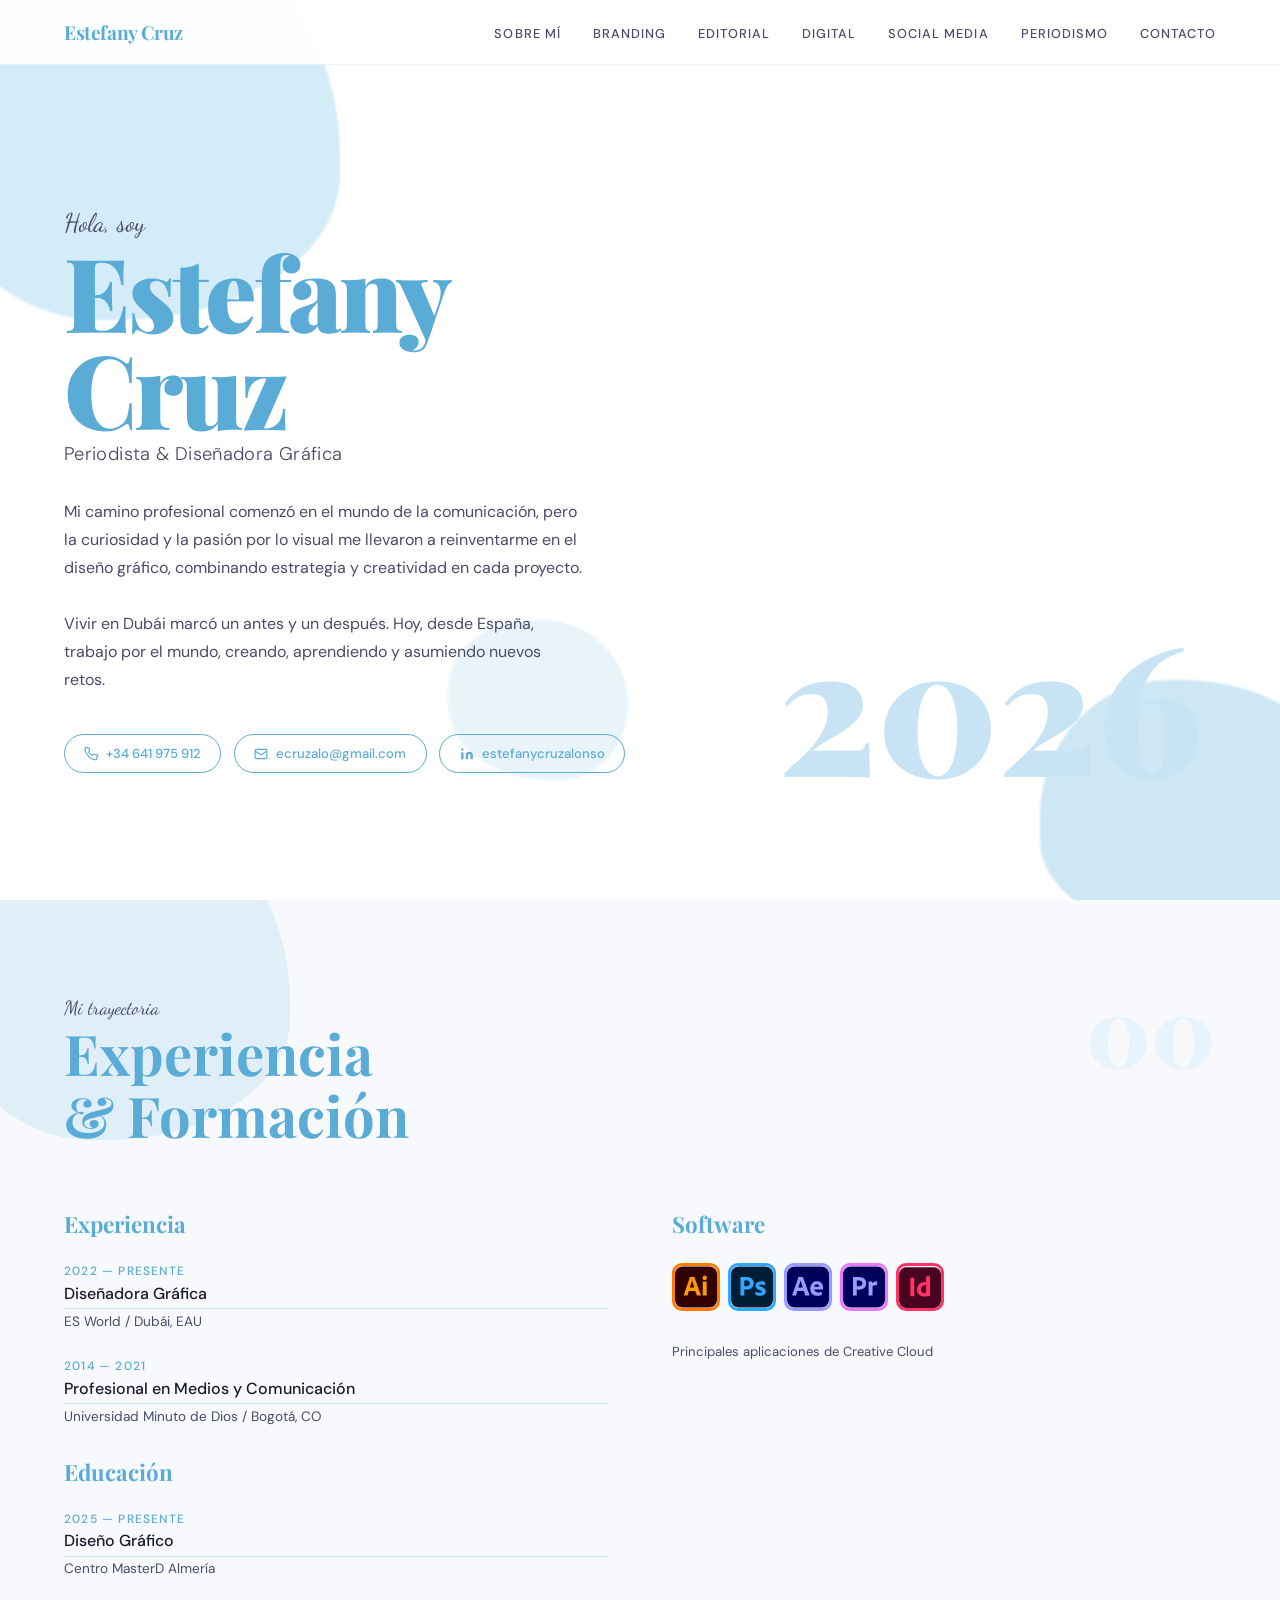
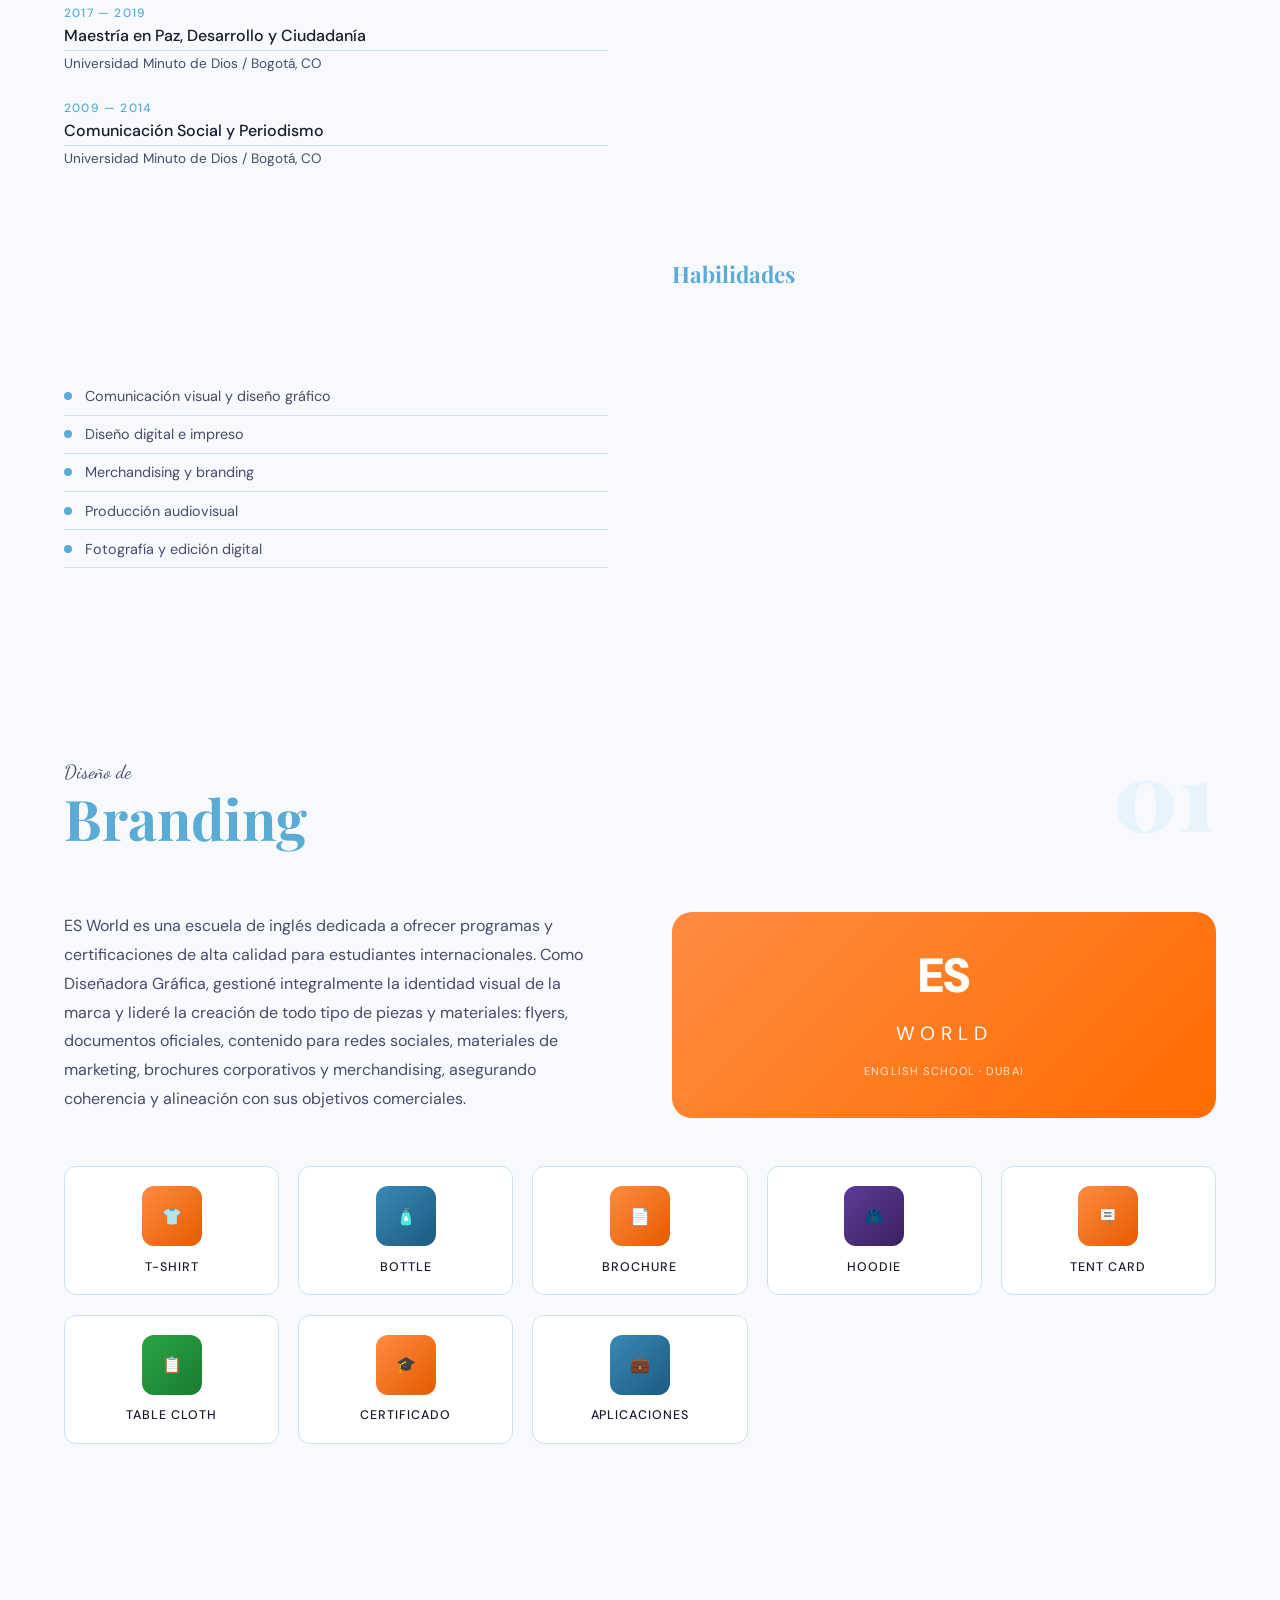
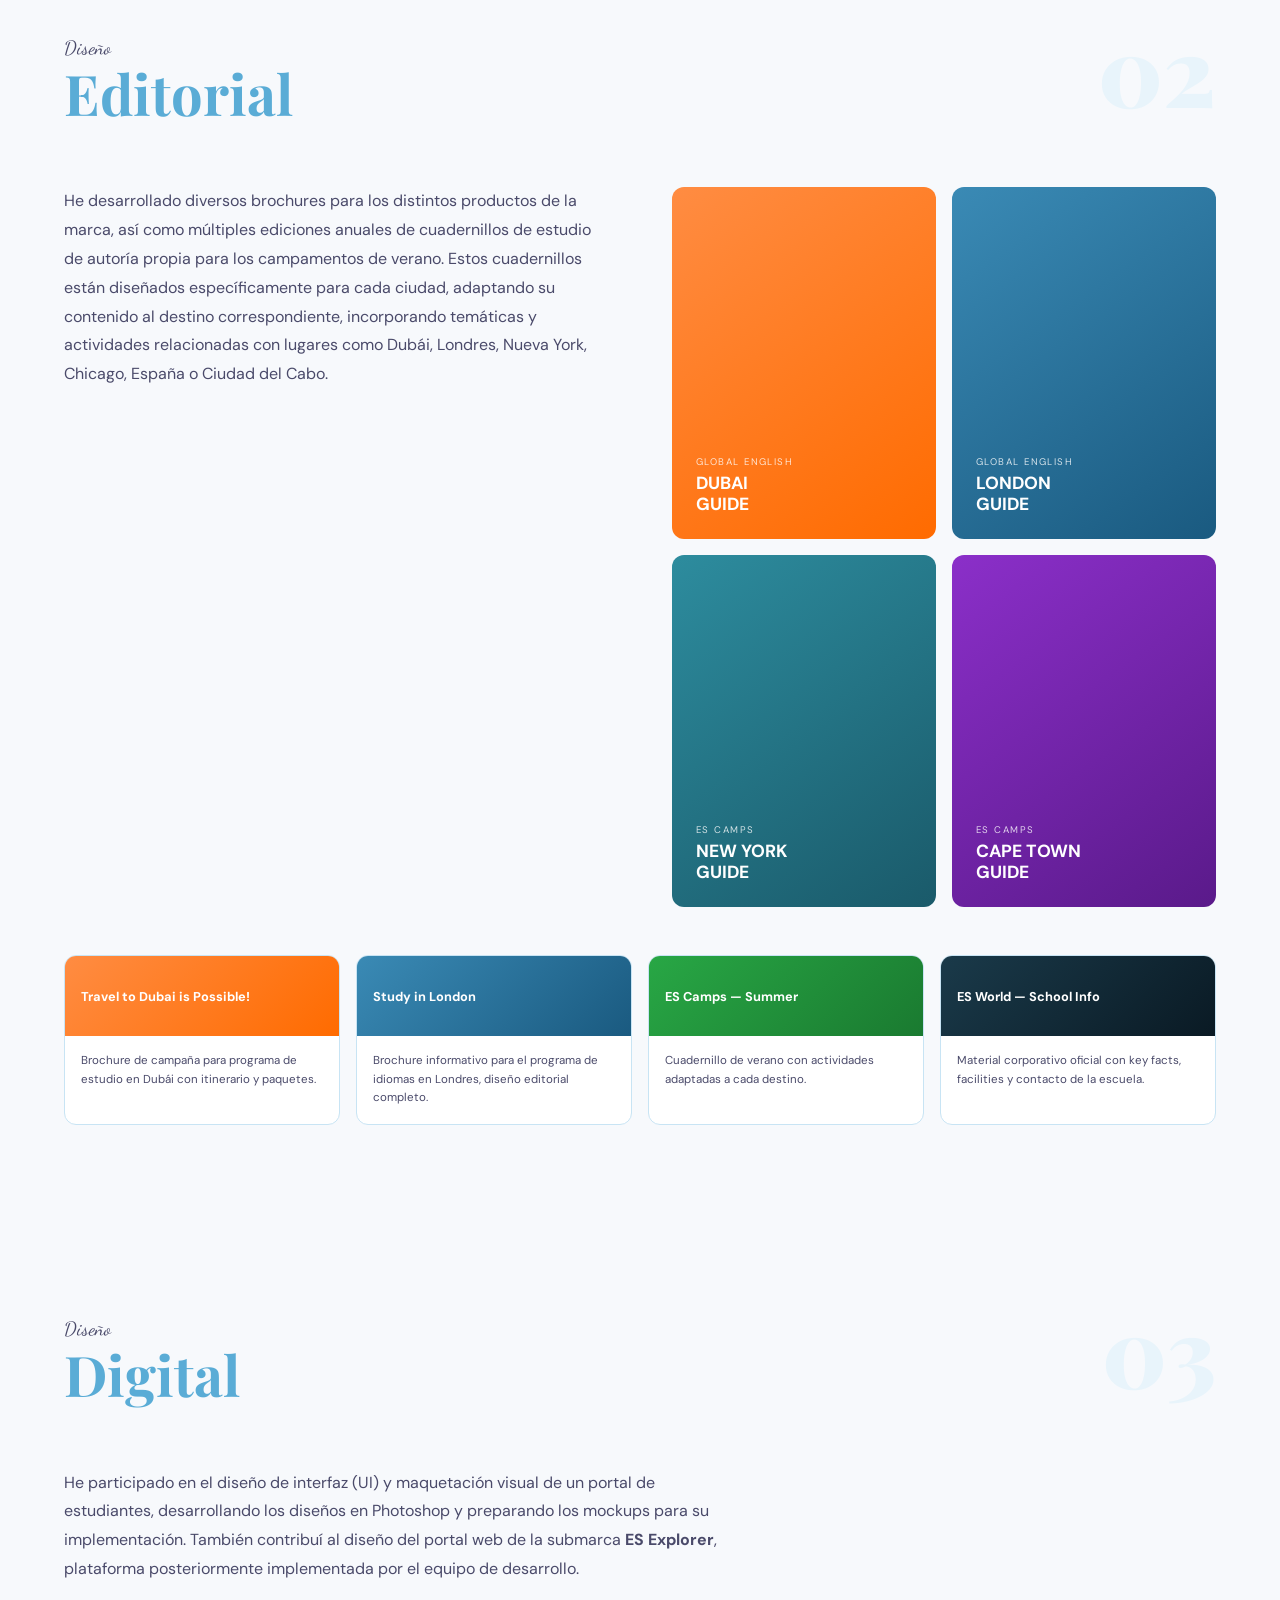
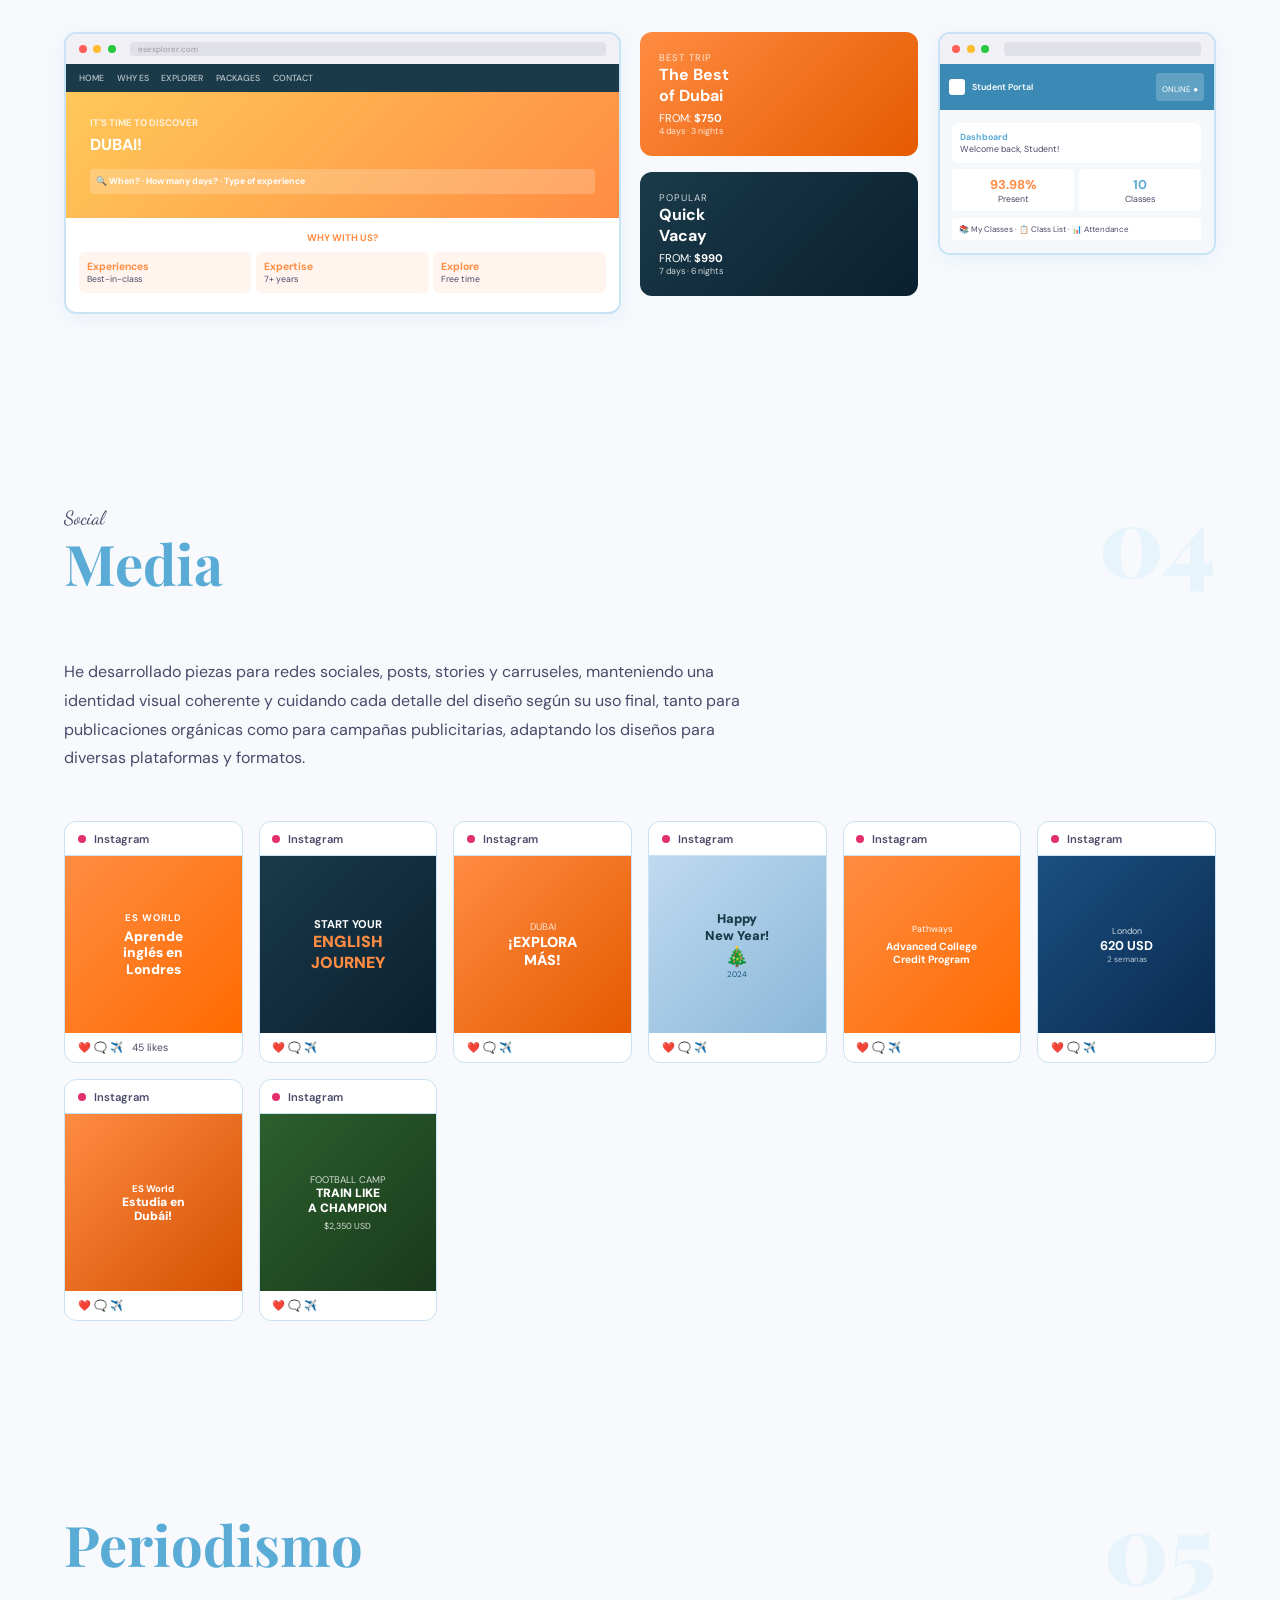
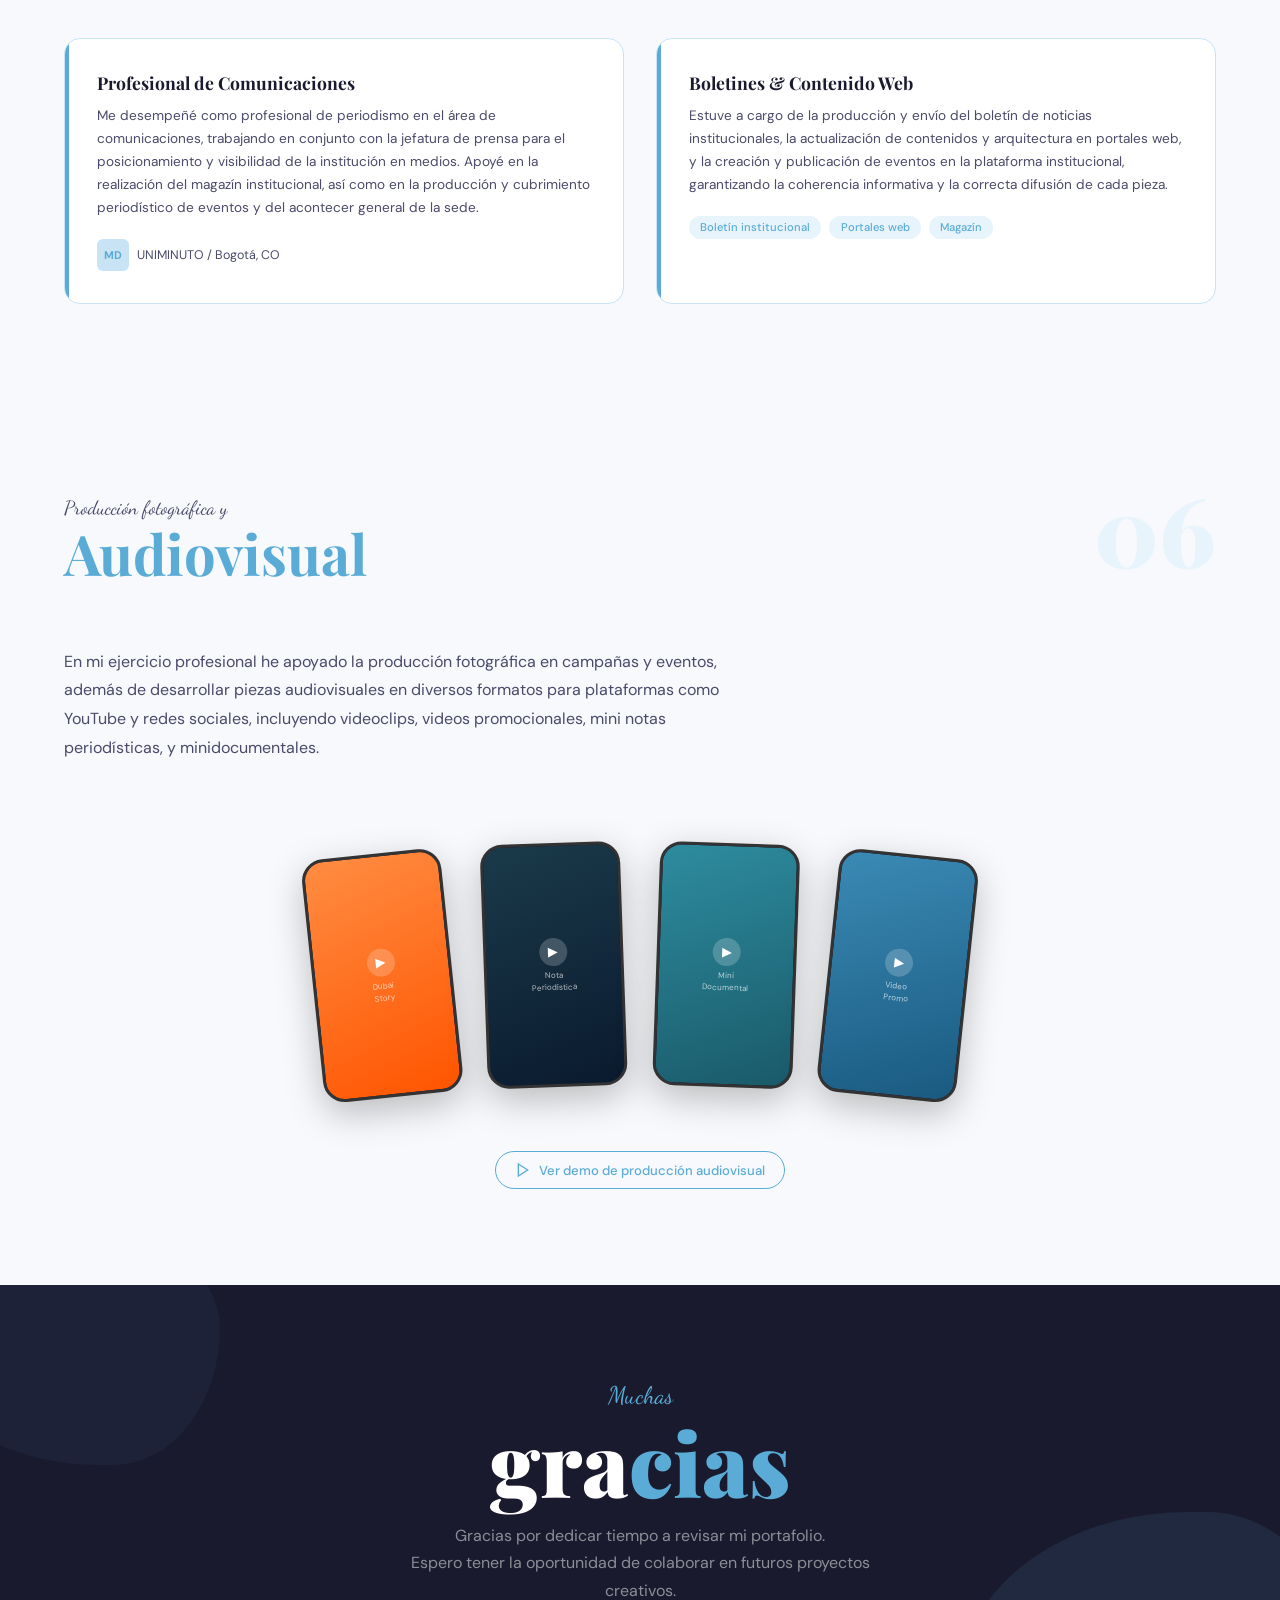
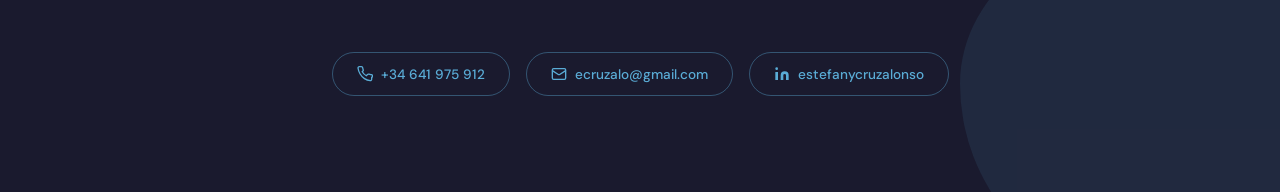
<file: index_bklogosok.html>
<!DOCTYPE html>
<html lang="es">
<head>
<meta charset="UTF-8">
<meta name="viewport" content="width=device-width, initial-scale=1.0">
<title>Estefany Cruz — Diseñadora Gráfica</title>
<link rel="preconnect" href="https://fonts.googleapis.com">
<link href="https://fonts.googleapis.com/css2?family=Playfair+Display:ital,wght@0,700;0,900;1,700&family=DM+Sans:wght@300;400;500&family=Dancing+Script:wght@600&display=swap" rel="stylesheet">
<link rel="stylesheet" href="css/estilos.css">
</head>
<body>

<!-- NAV -->
<nav>
  <div class="nav-logo">Estefany Cruz</div>
  <ul class="nav-links">
    <li><a href="#sobre-mi">Sobre mí</a></li>
    <li><a href="#branding">Branding</a></li>
    <li><a href="#editorial">Editorial</a></li>
    <li><a href="#digital">Digital</a></li>
    <li><a href="#social-media">Social Media</a></li>
    <li><a href="#periodismo">Periodismo</a></li>
    <li><a href="#contacto">Contacto</a></li>
  </ul>
</nav>

<!-- HERO -->
<section class="hero">
  <div class="blob blob-1"></div>
  <div class="blob blob-2"></div>
  <div class="blob blob-3"></div>

  <div class="hero-content reveal">
    <p class="hero-eyebrow">Hola, soy</p>
    <h1 class="hero-name">Estefany<br>Cruz</h1>
    <p class="hero-title">Periodista &amp; Diseñadora Gráfica</p>
    <p class="hero-bio">
      Mi camino profesional comenzó en el mundo de la comunicación, pero la curiosidad y la pasión por lo visual me llevaron a reinventarme en el diseño gráfico, combinando estrategia y creatividad en cada proyecto.<br><br>
      Vivir en Dubái marcó un antes y un después. Hoy, desde España, trabajo por el mundo, creando, aprendiendo y asumiendo nuevos retos.
    </p>
    <div class="hero-contacts">
      <a class="contact-pill" href="tel:+34641975912">
        <svg viewBox="0 0 24 24" fill="none" stroke="currentColor" stroke-width="2"><path d="M22 16.92v3a2 2 0 0 1-2.18 2 19.79 19.79 0 0 1-8.63-3.07A19.5 19.5 0 0 1 4.69 12 19.79 19.79 0 0 1 1.61 3.38 2 2 0 0 1 3.58 1h3a2 2 0 0 1 2 1.72c.127.96.361 1.903.7 2.81a2 2 0 0 1-.45 2.11L7.91 8.56a16 16 0 0 0 6.07 6.07l1.82-1.82a2 2 0 0 1 2.11-.45c.907.339 1.85.573 2.81.7A2 2 0 0 1 22 16.92z"/></svg>
        +34 641 975 912
      </a>
      <a class="contact-pill" href="mailto:ecruzalo@gmail.com">
        <svg viewBox="0 0 24 24" fill="none" stroke="currentColor" stroke-width="2"><rect x="2" y="4" width="20" height="16" rx="2"/><path d="m22 7-8.97 5.7a1.94 1.94 0 0 1-2.06 0L2 7"/></svg>
        ecruzalo@gmail.com
      </a>
      <a class="contact-pill" href="https://linkedin.com/in/estefanycruzalonso" target="_blank">
        <svg viewBox="0 0 24 24" fill="currentColor"><path d="M16 8a6 6 0 0 1 6 6v7h-4v-7a2 2 0 0 0-2-2 2 2 0 0 0-2 2v7h-4v-7a6 6 0 0 1 6-6z"/><rect x="2" y="9" width="4" height="12"/><circle cx="4" cy="4" r="2"/></svg>
        estefanycruzalonso
      </a>
    </div>
  </div>

  <div class="hero-year">2026</div>
</section>

<!-- SOBRE MÍ -->
<section class="about" id="sobre-mi">
  <div class="section-header reveal">
    <span class="section-eyebrow">Mi trayectoria</span>
    <h2 class="section-title">Experiencia<br>&amp; Formación</h2>
    <div class="section-num">00</div>
  </div>

  <div class="about-grid reveal">
    <div>
      <p class="column-title">Experiencia</p>
      <div class="exp-entry">
        <p class="exp-year">2022 — Presente</p>
        <p class="exp-role">Diseñadora Gráfica</p>
        <p class="exp-place">ES World / Dubái, EAU</p>
      </div>
      <div class="exp-entry">
        <p class="exp-year">2014 — 2021</p>
        <p class="exp-role">Profesional en Medios y Comunicación</p>
        <p class="exp-place">Universidad Minuto de Dios / Bogotá, CO</p>
      </div>

      <p class="column-title" style="margin-top:2rem;">Educación</p>
      <div class="exp-entry">
        <p class="exp-year">2025 — Presente</p>
        <p class="exp-role">Diseño Gráfico</p>
        <p class="exp-place">Centro MasterD Almería</p>
      </div>
      <div class="exp-entry">
        <p class="exp-year">2017 — 2019</p>
        <p class="exp-role">Maestría en Paz, Desarrollo y Ciudadanía</p>
        <p class="exp-place">Universidad Minuto de Dios / Bogotá, CO</p>
      </div>
      <div class="exp-entry">
        <p class="exp-year">2009 — 2014</p>
        <p class="exp-role">Comunicación Social y Periodismo</p>
        <p class="exp-place">Universidad Minuto de Dios / Bogotá, CO</p>
      </div>
    </div>

<div class="software-block">
  <p class="column-title">Software</p>
  <div class="software-pills">
    <img src="imagenes/ai-icon.svg" alt="Adobe Illustrator" class="sw-icon sw-ai">
    <img src="imagenes/ps-icon.svg" alt="Adobe Photoshop" class="sw-icon sw-ps">
    <img src="imagenes/ae-icon.svg" alt="Adobe After Effects" class="sw-icon sw-ae">
    <img src="imagenes/pr-icon.svg" alt="Adobe Premiere Pro" class="sw-icon sw-pr">
    <img src="imagenes/id-icon.svg" alt="Adobe InDesign" class="sw-icon sw-id">
  </div>
  <p style="font-size:0.82rem;color:var(--ink-mid);margin-bottom:2rem;">Principales aplicaciones de Creative Cloud</p>
</div>

    <div class="software-block"></div>
      <p class="column-title">Habilidades</p>
      <ul class="skills-list">
        <li>Comunicación visual y diseño gráfico</li>
        <li>Diseño digital e impreso</li>
        <li>Merchandising y branding</li>
        <li>Producción audiovisual</li>
        <li>Fotografía y edición digital</li>
      </ul>
    </div>
  </div>
</section>

<!-- BRANDING -->
<section class="project-section" id="branding">
  <div class="section-header reveal">
    <span class="section-eyebrow">Diseño de</span>
    <h2 class="section-title">Branding</h2>
    <div class="section-num">01</div>
  </div>

  <div class="project-intro reveal">
    <div>
      <p class="project-description">
        ES World es una escuela de inglés dedicada a ofrecer programas y certificaciones de alta calidad para estudiantes internacionales. Como Diseñadora Gráfica, gestioné integralmente la identidad visual de la marca y lideré la creación de todo tipo de piezas y materiales: flyers, documentos oficiales, contenido para redes sociales, materiales de marketing, brochures corporativos y merchandising, asegurando coherencia y alineación con sus objetivos comerciales.
      </p>
    </div>
    <div style="background:linear-gradient(135deg,#ff8c42,#ff6b00);border-radius:20px;padding:2.5rem;display:flex;align-items:center;justify-content:center;">
      <div style="text-align:center;color:white;">
        <div style="font-size:3rem;font-weight:900;letter-spacing:-0.02em;line-height:1;">ES<br><span style="font-size:1.2rem;font-weight:400;letter-spacing:0.3em;">WORLD</span></div>
        <div style="margin-top:1rem;font-size:0.7rem;opacity:0.8;letter-spacing:0.1em;">ENGLISH SCHOOL · DUBAI</div>
      </div>
    </div>
  </div>

  <div class="branding-mockups reveal">
    <div class="brand-item">
      <div class="brand-icon" style="background:linear-gradient(135deg,#ff8c42,#e55a00);">👕</div>
      <p class="brand-item-title">T-Shirt</p>
    </div>
    <div class="brand-item">
      <div class="brand-icon" style="background:linear-gradient(135deg,#3a8ab5,#1a5a80);">🧴</div>
      <p class="brand-item-title">Bottle</p>
    </div>
    <div class="brand-item">
      <div class="brand-icon" style="background:linear-gradient(135deg,#ff8c42,#e55a00);">📄</div>
      <p class="brand-item-title">Brochure</p>
    </div>
    <div class="brand-item">
      <div class="brand-icon" style="background:linear-gradient(135deg,#5c3d99,#3a2060);">🧥</div>
      <p class="brand-item-title">Hoodie</p>
    </div>
    <div class="brand-item">
      <div class="brand-icon" style="background:linear-gradient(135deg,#ff8c42,#e55a00);">🪧</div>
      <p class="brand-item-title">Tent Card</p>
    </div>
    <div class="brand-item">
      <div class="brand-icon" style="background:linear-gradient(135deg,#28a745,#1a7a30);">📋</div>
      <p class="brand-item-title">Table Cloth</p>
    </div>
    <div class="brand-item">
      <div class="brand-icon" style="background:linear-gradient(135deg,#ff8c42,#e55a00);">🎓</div>
      <p class="brand-item-title">Certificado</p>
    </div>
    <div class="brand-item">
      <div class="brand-icon" style="background:linear-gradient(135deg,#3a8ab5,#1a5a80);">💼</div>
      <p class="brand-item-title">Aplicaciones</p>
    </div>
  </div>
</section>

<!-- EDITORIAL -->
<section class="project-section" id="editorial" style="background:var(--off-white);">
  <div class="section-header reveal">
    <span class="section-eyebrow">Diseño</span>
    <h2 class="section-title">Editorial</h2>
    <div class="section-num">02</div>
  </div>

  <div class="project-intro reveal">
    <div>
      <p class="project-description">
        He desarrollado diversos brochures para los distintos productos de la marca, así como múltiples ediciones anuales de cuadernillos de estudio de autoría propia para los campamentos de verano. Estos cuadernillos están diseñados específicamente para cada ciudad, adaptando su contenido al destino correspondiente, incorporando temáticas y actividades relacionadas con lugares como Dubái, Londres, Nueva York, Chicago, España o Ciudad del Cabo.
      </p>
    </div>
    <div style="display:grid;grid-template-columns:1fr 1fr;gap:1rem;">
      <div style="background:linear-gradient(145deg,#ff8c42,#ff6b00);border-radius:12px;padding:1.5rem;color:white;aspect-ratio:3/4;display:flex;flex-direction:column;justify-content:flex-end;">
        <div style="font-size:0.6rem;letter-spacing:0.15em;opacity:0.8;margin-bottom:0.3rem;">GLOBAL ENGLISH</div>
        <div style="font-size:1.1rem;font-weight:700;line-height:1.2;">DUBAI<br>GUIDE</div>
      </div>
      <div style="background:linear-gradient(145deg,#3a8ab5,#1a5a80);border-radius:12px;padding:1.5rem;color:white;aspect-ratio:3/4;display:flex;flex-direction:column;justify-content:flex-end;">
        <div style="font-size:0.6rem;letter-spacing:0.15em;opacity:0.8;margin-bottom:0.3rem;">GLOBAL ENGLISH</div>
        <div style="font-size:1.1rem;font-weight:700;line-height:1.2;">LONDON<br>GUIDE</div>
      </div>
      <div style="background:linear-gradient(145deg,#2d8c9e,#1a5a6a);border-radius:12px;padding:1.5rem;color:white;aspect-ratio:3/4;display:flex;flex-direction:column;justify-content:flex-end;">
        <div style="font-size:0.6rem;letter-spacing:0.15em;opacity:0.8;margin-bottom:0.3rem;">ES CAMPS</div>
        <div style="font-size:1.1rem;font-weight:700;line-height:1.2;">NEW YORK<br>GUIDE</div>
      </div>
      <div style="background:linear-gradient(145deg,#8b2fc9,#5a1a8a);border-radius:12px;padding:1.5rem;color:white;aspect-ratio:3/4;display:flex;flex-direction:column;justify-content:flex-end;">
        <div style="font-size:0.6rem;letter-spacing:0.15em;opacity:0.8;margin-bottom:0.3rem;">ES CAMPS</div>
        <div style="font-size:1.1rem;font-weight:700;line-height:1.2;">CAPE TOWN<br>GUIDE</div>
      </div>
    </div>
  </div>

  <!-- Brochure spreads simulado -->
  <div style="display:grid;grid-template-columns:repeat(auto-fill,minmax(220px,1fr));gap:1rem;" class="reveal">
    <div style="background:var(--white);border-radius:12px;border:1.5px solid var(--blue-light);overflow:hidden;">
      <div style="background:linear-gradient(135deg,#ff8c42,#ff6b00);height:80px;display:flex;align-items:center;padding:1rem;color:white;font-weight:700;font-size:0.8rem;">Travel to Dubai is Possible!</div>
      <div style="padding:1rem;font-size:0.72rem;color:var(--ink-mid);line-height:1.6;">Brochure de campaña para programa de estudio en Dubái con itinerario y paquetes.</div>
    </div>
    <div style="background:var(--white);border-radius:12px;border:1.5px solid var(--blue-light);overflow:hidden;">
      <div style="background:linear-gradient(135deg,#3a8ab5,#1a5a80);height:80px;display:flex;align-items:center;padding:1rem;color:white;font-weight:700;font-size:0.8rem;">Study in London</div>
      <div style="padding:1rem;font-size:0.72rem;color:var(--ink-mid);line-height:1.6;">Brochure informativo para el programa de idiomas en Londres, diseño editorial completo.</div>
    </div>
    <div style="background:var(--white);border-radius:12px;border:1.5px solid var(--blue-light);overflow:hidden;">
      <div style="background:linear-gradient(135deg,#28a745,#1a7a30);height:80px;display:flex;align-items:center;padding:1rem;color:white;font-weight:700;font-size:0.8rem;">ES Camps — Summer</div>
      <div style="padding:1rem;font-size:0.72rem;color:var(--ink-mid);line-height:1.6;">Cuadernillo de verano con actividades adaptadas a cada destino.</div>
    </div>
    <div style="background:var(--white);border-radius:12px;border:1.5px solid var(--blue-light);overflow:hidden;">
      <div style="background:linear-gradient(135deg,#1a3a4a,#0a1a24);height:80px;display:flex;align-items:center;padding:1rem;color:white;font-weight:700;font-size:0.8rem;">ES World — School Info</div>
      <div style="padding:1rem;font-size:0.72rem;color:var(--ink-mid);line-height:1.6;">Material corporativo oficial con key facts, facilities y contacto de la escuela.</div>
    </div>
  </div>
</section>

<!-- DISEÑO DIGITAL -->
<section class="project-section" id="digital">
  <div class="section-header reveal">
    <span class="section-eyebrow">Diseño</span>
    <h2 class="section-title">Digital</h2>
    <div class="section-num">03</div>
  </div>

  <div style="margin-bottom:3rem;" class="reveal">
    <p style="font-size:1rem;line-height:1.8;color:var(--ink-mid);max-width:680px;margin-bottom:2rem;">
      He participado en el diseño de interfaz (UI) y maquetación visual de un portal de estudiantes, desarrollando los diseños en Photoshop y preparando los mockups para su implementación. También contribuí al diseño del portal web de la submarca <strong>ES Explorer</strong>, plataforma posteriormente implementada por el equipo de desarrollo.
    </p>
  </div>

  <div class="web-frames reveal">
    <!-- Main frame -->
    <div class="frame-browser">
      <div class="browser-bar">
        <div class="dot-r"></div><div class="dot-y"></div><div class="dot-g"></div>
        <div style="flex:1;background:#e0e0e8;border-radius:4px;height:14px;margin-left:0.5rem;display:flex;align-items:center;padding:0 0.5rem;">
          <span style="font-size:0.5rem;color:#999;">esexplorer.com</span>
        </div>
      </div>
      <div class="frame-nav">
        <span>HOME</span><span>WHY ES</span><span>EXPLORER</span><span>PACKAGES</span><span>CONTACT</span>
      </div>
      <div class="frame-hero-web">
        <p style="font-size:0.6rem;opacity:0.8;margin-bottom:0.3rem;">IT'S TIME TO DISCOVER</p>
        <h3>DUBAI!</h3>
        <div style="background:rgba(255,255,255,0.2);border-radius:4px;padding:0.4rem;margin-top:0.8rem;font-size:0.55rem;">
          🔍 When? · How many days? · Type of experience
        </div>
      </div>
      <div class="frame-section-web">
        <p style="font-size:0.6rem;font-weight:700;color:#ff8c42;text-align:center;margin-bottom:0.5rem;">WHY WITH US?</p>
        <div style="display:grid;grid-template-columns:1fr 1fr 1fr;gap:0.3rem;">
          <div class="mini-card"><strong>Experiences</strong>Best-in-class</div>
          <div class="mini-card"><strong>Expertise</strong>7+ years</div>
          <div class="mini-card"><strong>Explore</strong>Free time</div>
        </div>
      </div>
    </div>

    <!-- Package cards -->
    <div style="display:flex;flex-direction:column;gap:1rem;">
      <div style="background:linear-gradient(135deg,#ff8c42,#e55a00);border-radius:12px;padding:1.2rem;color:white;">
        <div style="font-size:0.6rem;opacity:0.8;letter-spacing:0.1em;">BEST TRIP</div>
        <div style="font-size:1rem;font-weight:700;">The Best<br>of Dubai</div>
        <div style="font-size:0.7rem;margin-top:0.3rem;">FROM: <strong>$750</strong></div>
        <div style="font-size:0.55rem;opacity:0.8;">4 days · 3 nights</div>
      </div>
      <div style="background:linear-gradient(135deg,#1a3a4a,#0a2030);border-radius:12px;padding:1.2rem;color:white;">
        <div style="font-size:0.6rem;opacity:0.8;letter-spacing:0.1em;">POPULAR</div>
        <div style="font-size:1rem;font-weight:700;">Quick<br>Vacay</div>
        <div style="font-size:0.7rem;margin-top:0.3rem;">FROM: <strong>$990</strong></div>
        <div style="font-size:0.55rem;opacity:0.8;">7 days · 6 nights</div>
      </div>
    </div>

    <!-- Student portal mock -->
    <div class="frame-browser">
      <div class="browser-bar">
        <div class="dot-r"></div><div class="dot-y"></div><div class="dot-g"></div>
        <div style="flex:1;background:#e0e0e8;border-radius:4px;height:14px;margin-left:0.5rem;"></div>
      </div>
      <div style="background:#3a8ab5;padding:0.6rem;display:flex;align-items:center;gap:0.4rem;">
        <div style="width:16px;height:16px;background:white;border-radius:3px;"></div>
        <span style="font-size:0.55rem;color:white;font-weight:600;">Student Portal</span>
        <div style="margin-left:auto;background:rgba(255,255,255,0.2);border-radius:3px;padding:0.2rem 0.4rem;">
          <span style="font-size:0.5rem;color:white;">ONLINE ●</span>
        </div>
      </div>
      <div style="padding:0.8rem;background:#f5f8fb;">
        <div style="background:white;border-radius:6px;padding:0.5rem;margin-bottom:0.4rem;font-size:0.55rem;color:var(--ink-mid);">
          <strong style="color:var(--blue);">Dashboard</strong><br>Welcome back, Student!
        </div>
        <div style="display:grid;grid-template-columns:1fr 1fr;gap:0.3rem;margin-bottom:0.4rem;">
          <div style="background:white;border-radius:4px;padding:0.4rem;text-align:center;font-size:0.55rem;">
            <div style="color:#ff8c42;font-weight:700;font-size:0.8rem;">93.98%</div>
            <div style="color:var(--ink-mid);">Present</div>
          </div>
          <div style="background:white;border-radius:4px;padding:0.4rem;text-align:center;font-size:0.55rem;">
            <div style="color:var(--blue);font-weight:700;font-size:0.8rem;">10</div>
            <div style="color:var(--ink-mid);">Classes</div>
          </div>
        </div>
        <div style="background:white;border-radius:4px;padding:0.4rem;font-size:0.5rem;color:var(--ink-mid);">
          📚 My Classes · 📋 Class List · 📊 Attendance
        </div>
      </div>
    </div>
  </div>
</section>

<!-- SOCIAL MEDIA -->
<section class="project-section" id="social-media" style="background:var(--off-white);">
  <div class="section-header reveal">
    <span class="section-eyebrow">Social</span>
    <h2 class="section-title">Media</h2>
    <div class="section-num">04</div>
  </div>

  <p style="font-size:1rem;line-height:1.8;color:var(--ink-mid);max-width:680px;margin-bottom:3rem;" class="reveal">
    He desarrollado piezas para redes sociales, posts, stories y carruseles, manteniendo una identidad visual coherente y cuidando cada detalle del diseño según su uso final, tanto para publicaciones orgánicas como para campañas publicitarias, adaptando los diseños para diversas plataformas y formatos.
  </p>

  <div class="social-grid reveal">
    <!-- Card 1 -->
    <div class="insta-card">
      <div class="insta-header"><span class="insta-dot" style="background:#E1306C;"></span> Instagram</div>
      <div class="insta-body" style="background:linear-gradient(135deg,#ff8c42,#ff6b00);color:white;flex-direction:column;">
        <div style="font-size:0.6rem;font-weight:700;letter-spacing:0.1em;">ES WORLD</div>
        <div style="font-size:0.85rem;font-weight:900;line-height:1.2;margin-top:0.3rem;">Aprende<br>inglés en<br>Londres</div>
      </div>
      <div class="insta-footer">❤️ 🗨️ ✈️ &nbsp;&nbsp;45 likes</div>
    </div>
    <!-- Card 2 -->
    <div class="insta-card">
      <div class="insta-header"><span class="insta-dot" style="background:#E1306C;"></span> Instagram</div>
      <div class="insta-body" style="background:linear-gradient(135deg,#1a3a4a,#0a2030);color:white;flex-direction:column;">
        <div style="font-size:0.7rem;font-weight:700;">START YOUR</div>
        <div style="font-size:1rem;font-weight:900;color:#ff8c42;">ENGLISH<br>JOURNEY</div>
      </div>
      <div class="insta-footer">❤️ 🗨️ ✈️</div>
    </div>
    <!-- Card 3 -->
    <div class="insta-card">
      <div class="insta-header"><span class="insta-dot" style="background:#E1306C;"></span> Instagram</div>
      <div class="insta-body" style="background:linear-gradient(135deg,#ff8c42,#e55a00);color:white;flex-direction:column;">
        <div style="font-size:0.6rem;opacity:0.8;">DUBAI</div>
        <div style="font-size:0.9rem;font-weight:900;">¡EXPLORA<br>MÁS!</div>
      </div>
      <div class="insta-footer">❤️ 🗨️ ✈️</div>
    </div>
    <!-- Card 4 -->
    <div class="insta-card">
      <div class="insta-header"><span class="insta-dot" style="background:#E1306C;"></span> Instagram</div>
      <div class="insta-body" style="background:linear-gradient(135deg,#c0d9f0,#8ab8d8);color:#1a3a4a;flex-direction:column;">
        <div style="font-size:0.8rem;font-weight:900;color:#1a3a4a;">Happy<br>New Year!</div>
        <div style="font-size:1.2rem;">🎄</div>
        <div style="font-size:0.5rem;text-align:center;color:#1a5a80;">2024</div>
      </div>
      <div class="insta-footer">❤️ 🗨️ ✈️</div>
    </div>
    <!-- Card 5 -->
    <div class="insta-card">
      <div class="insta-header"><span class="insta-dot" style="background:#E1306C;"></span> Instagram</div>
      <div class="insta-body" style="background:linear-gradient(135deg,#ff8c42,#ff6b00);color:white;flex-direction:column;">
        <div style="font-size:0.55rem;margin-bottom:0.3rem;">Pathways</div>
        <div style="font-size:0.65rem;font-weight:700;line-height:1.3;">Advanced College<br>Credit Program</div>
      </div>
      <div class="insta-footer">❤️ 🗨️ ✈️</div>
    </div>
    <!-- Card 6 -->
    <div class="insta-card">
      <div class="insta-header"><span class="insta-dot" style="background:#E1306C;"></span> Instagram</div>
      <div class="insta-body" style="background:linear-gradient(135deg,#1a5080,#0a2a50);color:white;flex-direction:column;">
        <div style="font-size:0.55rem;opacity:0.8;">London</div>
        <div style="font-size:0.8rem;font-weight:700;">620 USD</div>
        <div style="font-size:0.5rem;opacity:0.7;">2 semanas</div>
      </div>
      <div class="insta-footer">❤️ 🗨️ ✈️</div>
    </div>
    <!-- Card 7 -->
    <div class="insta-card">
      <div class="insta-header"><span class="insta-dot" style="background:#E1306C;"></span> Instagram</div>
      <div class="insta-body" style="background:linear-gradient(135deg,#ff8c42,#d45000);color:white;flex-direction:column;">
        <div style="font-size:0.6rem;font-weight:700;">ES World</div>
        <div style="font-size:0.75rem;font-weight:900;line-height:1.2;">Estudia en<br>Dubái!</div>
      </div>
      <div class="insta-footer">❤️ 🗨️ ✈️</div>
    </div>
    <!-- Card 8 -->
    <div class="insta-card">
      <div class="insta-header"><span class="insta-dot" style="background:#E1306C;"></span> Instagram</div>
      <div class="insta-body" style="background:linear-gradient(135deg,#2c5f2e,#1a3a1b);color:white;flex-direction:column;">
        <div style="font-size:0.6rem;opacity:0.8;">FOOTBALL CAMP</div>
        <div style="font-size:0.75rem;font-weight:900;line-height:1.2;">TRAIN LIKE<br>A CHAMPION</div>
        <div style="font-size:0.55rem;opacity:0.8;margin-top:0.3rem;">$2,350 USD</div>
      </div>
      <div class="insta-footer">❤️ 🗨️ ✈️</div>
    </div>
  </div>
</section>

<!-- PERIODISMO -->
<section class="project-section" id="periodismo">
  <div class="section-header reveal">
    <h2 class="section-title">Periodismo</h2>
    <div class="section-num">05</div>
  </div>

  <div class="journalism-cards reveal">
    <div class="news-card">
      <p class="news-title">Profesional de Comunicaciones</p>
      <p class="news-body">
        Me desempeñé como profesional de periodismo en el área de comunicaciones, trabajando en conjunto con la jefatura de prensa para el posicionamiento y visibilidad de la institución en medios. Apoyé en la realización del magazín institucional, así como en la producción y cubrimiento periodístico de eventos y del acontecer general de la sede.
      </p>
      <div style="margin-top:1.2rem;display:flex;align-items:center;gap:0.5rem;">
        <div style="width:32px;height:32px;background:var(--blue-light);border-radius:6px;display:flex;align-items:center;justify-content:center;font-size:0.7rem;color:var(--blue);font-weight:700;">MD</div>
        <span style="font-size:0.78rem;color:var(--ink-mid);">UNIMINUTO / Bogotá, CO</span>
      </div>
    </div>
    <div class="news-card">
      <p class="news-title">Boletines &amp; Contenido Web</p>
      <p class="news-body">
        Estuve a cargo de la producción y envío del boletín de noticias institucionales, la actualización de contenidos y arquitectura en portales web, y la creación y publicación de eventos en la plataforma institucional, garantizando la coherencia informativa y la correcta difusión de cada pieza.
      </p>
      <div style="margin-top:1.2rem;display:flex;gap:0.5rem;flex-wrap:wrap;">
        <span style="background:var(--blue-pale);color:var(--blue);padding:0.3rem 0.7rem;border-radius:50px;font-size:0.7rem;font-weight:500;">Boletín institucional</span>
        <span style="background:var(--blue-pale);color:var(--blue);padding:0.3rem 0.7rem;border-radius:50px;font-size:0.7rem;font-weight:500;">Portales web</span>
        <span style="background:var(--blue-pale);color:var(--blue);padding:0.3rem 0.7rem;border-radius:50px;font-size:0.7rem;font-weight:500;">Magazín</span>
      </div>
    </div>
  </div>
</section>

<!-- AUDIOVISUAL -->
<section class="project-section" id="audiovisual" style="background:var(--off-white);">
  <div class="section-header reveal">
    <span class="section-eyebrow">Producción fotográfica y</span>
    <h2 class="section-title">Audiovisual</h2>
    <div class="section-num">06</div>
  </div>

  <p style="font-size:1rem;line-height:1.8;color:var(--ink-mid);max-width:680px;margin-bottom:3rem;" class="reveal">
    En mi ejercicio profesional he apoyado la producción fotográfica en campañas y eventos, además de desarrollar piezas audiovisuales en diversos formatos para plataformas como YouTube y redes sociales, incluyendo videoclips, videos promocionales, mini notas periodísticas, y minidocumentales.
  </p>

  <div class="av-phones reveal">
    <div class="phone-mock">
      <div class="phone-screen" style="background:linear-gradient(160deg,#ff8c42,#ff5500);">
        <div class="play-btn">▶</div>
        <div class="phone-label">Dubai<br>Story</div>
      </div>
    </div>
    <div class="phone-mock">
      <div class="phone-screen" style="background:linear-gradient(160deg,#1a3a4a,#0a1a2e);">
        <div class="play-btn">▶</div>
        <div class="phone-label">Nota<br>Periodística</div>
      </div>
    </div>
    <div class="phone-mock">
      <div class="phone-screen" style="background:linear-gradient(160deg,#2d8c9e,#1a5a6a);">
        <div class="play-btn">▶</div>
        <div class="phone-label">Mini<br>Documental</div>
      </div>
    </div>
    <div class="phone-mock">
      <div class="phone-screen" style="background:linear-gradient(160deg,#3a8ab5,#1a5a80);">
        <div class="play-btn">▶</div>
        <div class="phone-label">Video<br>Promo</div>
      </div>
    </div>
  </div>

  <div style="text-align:center;margin-top:2rem;" class="reveal">
    <a href="https://mega.nz/file/d81TiTDB#8vl6w10OdQpEszS51ob4WhE4u_Si9hQZHZWzxFHZtNg" target="_blank" class="contact-pill" style="display:inline-flex;">
      <svg viewBox="0 0 24 24" fill="none" stroke="currentColor" stroke-width="2" style="width:16px;height:16px;"><polygon points="5,3 19,12 5,21"/></svg>
      Ver demo de producción audiovisual
    </a>
  </div>
</section>

<!-- FOOTER / CONTACTO -->
<footer class="footer" id="contacto">
  <div style="position:relative;z-index:2;">
    <p class="footer-eyebrow">Muchas</p>
    <h2 class="footer-title">gra<span>cias</span></h2>
    <p class="footer-sub">
      Gracias por dedicar tiempo a revisar mi portafolio.<br>
      Espero tener la oportunidad de colaborar en futuros proyectos creativos.
    </p>
    <div class="footer-contacts">
      <a class="footer-pill" href="tel:+34641975912">
        <svg viewBox="0 0 24 24" fill="none" stroke="currentColor" stroke-width="2" style="width:16px;height:16px;"><path d="M22 16.92v3a2 2 0 0 1-2.18 2 19.79 19.79 0 0 1-8.63-3.07A19.5 19.5 0 0 1 4.69 12 19.79 19.79 0 0 1 1.61 3.38 2 2 0 0 1 3.58 1h3a2 2 0 0 1 2 1.72c.127.96.361 1.903.7 2.81a2 2 0 0 1-.45 2.11L7.91 8.56a16 16 0 0 0 6.07 6.07l1.82-1.82a2 2 0 0 1 2.11-.45c.907.339 1.85.573 2.81.7A2 2 0 0 1 22 16.92z"/></svg>
        +34 641 975 912
      </a>
      <a class="footer-pill" href="mailto:ecruzalo@gmail.com">
        <svg viewBox="0 0 24 24" fill="none" stroke="currentColor" stroke-width="2" style="width:16px;height:16px;"><rect x="2" y="4" width="20" height="16" rx="2"/><path d="m22 7-8.97 5.7a1.94 1.94 0 0 1-2.06 0L2 7"/></svg>
        ecruzalo@gmail.com
      </a>
      <a class="footer-pill" href="https://linkedin.com/in/estefanycruzalonso" target="_blank">
        <svg viewBox="0 0 24 24" fill="currentColor" style="width:16px;height:16px;"><path d="M16 8a6 6 0 0 1 6 6v7h-4v-7a2 2 0 0 0-2-2 2 2 0 0 0-2 2v7h-4v-7a6 6 0 0 1 6-6z"/><rect x="2" y="9" width="4" height="12"/><circle cx="4" cy="4" r="2"/></svg>
        estefanycruzalonso
      </a>
    </div>
  </div>
</footer>

<script>
  // Scroll reveal
  const reveals = document.querySelectorAll('.reveal');
  const observer = new IntersectionObserver((entries) => {
    entries.forEach(e => {
      if (e.isIntersecting) {
        e.target.classList.add('visible');
      }
    });
  }, { threshold: 0.12 });
  reveals.forEach(el => observer.observe(el));
</script>
</body>
</html>
</file>
<file: css/estilos.css>
:root {
    --blue: #5aacd6;
    --blue-light: #c8e4f4;
    --blue-pale: #e8f4fb;
    --blue-dark: #3a8ab5;
    --ink: #1a1a2e;
    --ink-mid: #4a4a6a;
    --white: #ffffff;
    --off-white: #f7f9fc;
    --blob1: #d4ecf7;
    --blob2: #b8ddf0;
  }

  *, *::before, *::after { box-sizing: border-box; margin: 0; padding: 0; }

  html { scroll-behavior: smooth; }

  body {
    font-family: 'DM Sans', sans-serif;
    background: var(--white);
    color: var(--ink);
    overflow-x: hidden;
  }

  /* ── NAV ── */
  nav {
    position: fixed; top: 0; left: 0; right: 0; z-index: 100;
    display: flex; align-items: center; justify-content: space-between;
    padding: 1.2rem 5%;
    background: rgba(255,255,255,0.92);
    backdrop-filter: blur(12px);
    border-bottom: 1px solid rgba(90,172,214,0.15);
  }
  .nav-logo {
    font-family: 'Playfair Display', serif;
    font-size: 1.2rem; color: var(--blue); font-weight: 700;
    letter-spacing: -0.02em;
  }
  .nav-links { display: flex; gap: 2rem; list-style: none; }
  .nav-links a {
    font-size: 0.8rem; font-weight: 500; color: var(--ink-mid);
    text-decoration: none; letter-spacing: 0.08em; text-transform: uppercase;
    transition: color 0.2s;
  }
  .nav-links a:hover { color: var(--blue); }

  /* ── HERO ── */
  .hero {
    min-height: 100vh;
    display: flex; align-items: center;
    padding: 0 5%; padding-top: 80px;
    position: relative; overflow: hidden;
    background: var(--white);
  }
  .blob {
    position: absolute; border-radius: 50%; filter: blur(1px);
    pointer-events: none;
  }
  .blob-1 {
    width: 420px; height: 380px;
    background: var(--blob1);
    top: -60px; left: -80px;
    border-radius: 60% 40% 55% 45% / 50% 60% 40% 55%;
  }
  .blob-2 {
    width: 300px; height: 260px;
    background: var(--blob2);
    bottom: -40px; right: -60px;
    border-radius: 45% 55% 40% 60% / 55% 45% 60% 40%;
    opacity: 0.7;
  }
  .blob-3 {
    width: 180px; height: 160px;
    background: var(--blue-light);
    bottom: 120px; left: 35%;
    border-radius: 50% 50% 40% 60% / 45% 55% 50% 50%;
    opacity: 0.4;
  }

  .hero-content {
    position: relative; z-index: 2;
    max-width: 700px;
  }
  .hero-eyebrow {
    font-family: 'Dancing Script', cursive;
    font-size: 1.6rem; color: var(--ink-mid); margin-bottom: 0.2rem;
  }
  .hero-name {
    font-family: 'Playfair Display', serif;
    font-size: clamp(3.5rem, 8vw, 7rem);
    font-weight: 900; line-height: 0.95;
    color: var(--blue);
    letter-spacing: -0.03em;
    margin-bottom: 0.4rem;
  }
  .hero-title {
    font-family: 'DM Sans', sans-serif;
    font-size: 1.15rem; font-weight: 300;
    color: var(--ink-mid); letter-spacing: 0.02em;
    margin-bottom: 2rem;
  }
  .hero-bio {
    font-size: 1rem; line-height: 1.75;
    color: var(--ink-mid); max-width: 520px;
    margin-bottom: 2.5rem;
  }
  .hero-contacts {
    display: flex; flex-wrap: wrap; gap: 0.8rem;
  }
  .contact-pill {
    display: flex; align-items: center; gap: 0.5rem;
    padding: 0.6rem 1.2rem;
    border: 1.5px solid var(--blue);
    border-radius: 50px;
    font-size: 0.82rem; color: var(--blue); font-weight: 500;
    text-decoration: none;
    transition: background 0.2s, color 0.2s;
  }
  .contact-pill:hover { background: var(--blue); color: var(--white); }
  .contact-pill svg { width: 14px; height: 14px; }

  .hero-year {
    position: absolute; right: 6%; bottom: 12%;
    font-family: 'Playfair Display', serif;
    font-size: clamp(5rem, 14vw, 12rem);
    font-weight: 900; color: var(--blue-light);
    line-height: 1; z-index: 1; user-select: none;
  }

  /* ── SECTION COMMON ── */
  section { padding: 6rem 5%; }
  .section-header {
    margin-bottom: 4rem;
    position: relative;
  }
  .section-num {
    font-family: 'Playfair Display', serif;
    font-size: 6rem; font-weight: 900;
    color: var(--blue-pale);
    line-height: 1; position: absolute;
    right: 0; top: -1rem;
    user-select: none;
  }
  .section-eyebrow {
    font-family: 'Dancing Script', cursive;
    font-size: 1.2rem; color: var(--ink-mid);
    margin-bottom: 0.2rem; display: block;
  }
  .section-title {
    font-family: 'Playfair Display', serif;
    font-size: clamp(2.2rem, 5vw, 3.5rem);
    font-weight: 700; color: var(--blue);
    line-height: 1.1;
  }

  /* ── ABOUT / BIO ── */
  .about { background: var(--off-white); position: relative; overflow: hidden; }
  .about::before {
    content: '';
    position: absolute; top: -80px; left: -60px;
    width: 350px; height: 320px;
    background: var(--blue-light);
    border-radius: 60% 40% 55% 45% / 50% 60% 40% 55%;
    opacity: 0.5;
  }

  .about-grid {
    display: grid;
    grid-template-columns: 1fr 1fr;
    gap: 4rem;
    position: relative; z-index: 2;
  }

  .exp-entry { margin-bottom: 1.8rem; }
  .exp-year {
    font-size: 0.75rem; font-weight: 500;
    color: var(--blue); letter-spacing: 0.1em;
    text-transform: uppercase; margin-bottom: 0.2rem;
  }
  .exp-role {
    font-size: 1rem; font-weight: 500; color: var(--ink);
    border-bottom: 1px solid var(--blue-light);
    padding-bottom: 0.3rem; margin-bottom: 0.2rem;
  }
  .exp-place { font-size: 0.85rem; color: var(--ink-mid); }

  .column-title {
    font-family: 'Playfair Display', serif;
    font-size: 1.4rem; font-weight: 700;
    color: var(--blue); margin-bottom: 1.5rem;
  }

  .software-pills { display: flex; flex-wrap: wrap; gap: 0.5rem; margin-bottom: 2rem; }
  .sw-badge {
    padding: 0.4rem 1rem;
    border-radius: 50px;
    font-size: 0.78rem; font-weight: 500;
    background: var(--blue); color: var(--white);
  }
  .sw-badge.ai { background: #ff7c00; }
  .sw-badge.ps { background: #31a8ff; }
  .sw-badge.ae { background: #9999ff; }
  .sw-badge.pr { background: #ea77ff; }
  .sw-badge.id { background: #ff3366; }
  .software-block { margin-bottom: 0; }

  .sw-icon {
    width: 48px;
    height: 48px;
    border-radius: 10px;
    border: 3px solid transparent;
    transition: transform 0.2s;
  }
  .sw-icon:hover { transform: translateY(-3px); }

  .sw-ai { border-color: #ff7c00; }
  .sw-ps { border-color: #31a8ff; }
  .sw-ae { border-color: #9999ff; }
  .sw-pr { border-color: #ea77ff; }
  .sw-id { border-color: #ff3366; }

  .skills-list { list-style: none; }
  .skills-list li {
    display: flex; align-items: center; gap: 0.8rem;
    padding: 0.6rem 0; border-bottom: 1px solid var(--blue-light);
    font-size: 0.9rem; color: var(--ink-mid);
  }
  .skills-list li::before {
    content: ''; width: 8px; height: 8px;
    background: var(--blue); border-radius: 50%; flex-shrink: 0;
  }

  /* ── PROJECT SECTIONS ── */
  .project-section { position: relative; overflow: hidden; }
  .project-section:nth-child(even) { background: var(--off-white); }

  .project-intro {
    display: grid; grid-template-columns: 1fr 1fr; gap: 4rem;
    align-items: start; margin-bottom: 3rem;
  }
  .project-description {
    font-size: 1rem; line-height: 1.8; color: var(--ink-mid);
  }

  .project-gallery {
    display: grid; gap: 1rem;
  }
  .gallery-2 { grid-template-columns: 1fr 1fr; }
  .gallery-3 { grid-template-columns: 1fr 1fr 1fr; }
  .gallery-auto { grid-template-columns: repeat(auto-fill, minmax(200px, 1fr)); }

  .project-tag {
    font-size: 0.7rem; font-weight: 500;
    letter-spacing: 0.12em; text-transform: uppercase;
    color: var(--blue); margin-bottom: 0.5rem;
    display: block;
  }

  /* ── MOCK CARD ── */
  .mock-card {
    background: var(--white);
    border-radius: 16px;
    overflow: hidden;
    box-shadow: 0 4px 24px rgba(90,172,214,0.12);
    transition: transform 0.3s, box-shadow 0.3s;
    padding: 1.5rem;
  }
  .mock-card:hover {
    transform: translateY(-4px);
    box-shadow: 0 8px 32px rgba(90,172,214,0.22);
  }
  .card-label {
    font-size: 0.7rem; font-weight: 700;
    letter-spacing: 0.15em; text-transform: uppercase;
    color: var(--blue-dark); margin-bottom: 0.8rem;
  }

  /* ── BRANDING SECTION ── */
  .branding-mockups {
    display: grid;
    grid-template-columns: repeat(auto-fill, minmax(180px, 1fr));
    gap: 1.2rem;
  }
  .brand-item {
    background: var(--white);
    border-radius: 12px;
    border: 1.5px solid var(--blue-light);
    padding: 1.2rem;
    text-align: center;
    transition: border-color 0.2s, box-shadow 0.2s;
  }
  .brand-item:hover {
    border-color: var(--blue);
    box-shadow: 0 4px 16px rgba(90,172,214,0.18);
  }
  .brand-icon {
    width: 60px; height: 60px; border-radius: 12px;
    background: linear-gradient(135deg, #ff8c42, #ff6b00);
    display: flex; align-items: center; justify-content: center;
    margin: 0 auto 0.8rem;
    font-weight: 900; font-size: 1rem; color: white;
  }
  .brand-item-title {
    font-size: 0.78rem; font-weight: 500;
    color: var(--ink); text-transform: uppercase;
    letter-spacing: 0.08em;
  }

  /* ── SOCIAL MEDIA GRID ── */
  .social-grid {
    display: grid;
    grid-template-columns: repeat(auto-fill, minmax(160px, 1fr));
    gap: 1rem;
  }
  .insta-card {
    background: var(--white);
    border-radius: 12px;
    border: 1.5px solid var(--blue-light);
    overflow: hidden;
    transition: transform 0.2s;
  }
  .insta-card:hover { transform: scale(1.03); }
  .insta-header {
    display: flex; align-items: center; gap: 0.5rem;
    padding: 0.6rem 0.8rem;
    border-bottom: 1px solid var(--blue-light);
    font-size: 0.7rem; font-weight: 600; color: var(--ink-mid);
  }
  .insta-dot { width: 8px; height: 8px; border-radius: 50%; }
  .insta-body {
    aspect-ratio: 1;
    display: flex; align-items: center; justify-content: center;
    font-size: 0.7rem; color: #aaa; text-align: center;
    padding: 0.8rem;
  }
  .insta-footer {
    padding: 0.5rem 0.8rem;
    font-size: 0.65rem; color: var(--ink-mid);
  }

  /* ── COLOR BLOCK THEMES ── */
  .theme-orange { background: #ff8c42; }
  .theme-blue { background: var(--blue); }
  .theme-teal { background: #2d8c9e; }
  .theme-dark { background: #1a3a4a; }
  .theme-warm { background: #f0c078; }

  /* ── WEB DESIGN ── */
  .web-frames {
    display: grid; grid-template-columns: 2fr 1fr 1fr; gap: 1.2rem;
    align-items: start;
  }
  .frame-browser {
    background: var(--white);
    border-radius: 12px;
    border: 2px solid var(--blue-light);
    overflow: hidden;
    box-shadow: 0 4px 20px rgba(90,172,214,0.1);
  }
  .browser-bar {
    background: #f0f0f5;
    padding: 0.5rem 0.8rem;
    display: flex; align-items: center; gap: 0.4rem;
  }
  .dot-r { width:8px; height:8px; border-radius:50%; background:#ff5f57; }
  .dot-y { width:8px; height:8px; border-radius:50%; background:#febc2e; }
  .dot-g { width:8px; height:8px; border-radius:50%; background:#28c840; }
  .browser-body { padding: 1rem; }
  .frame-nav {
    background: #1a3a4a; padding: 0.5rem 0.8rem;
    display: flex; gap: 0.8rem;
  }
  .frame-nav span {
    font-size: 0.55rem; color: rgba(255,255,255,0.7); font-weight: 500;
    cursor: pointer;
  }
  .frame-hero-web {
    background: linear-gradient(135deg, #ffc85a, #ff8c42);
    padding: 1.5rem; color: white;
    font-size: 0.7rem; font-weight: 700;
    line-height: 1.4;
  }
  .frame-hero-web h3 { font-size: 1rem; margin-bottom: 0.3rem; }
  .frame-section-web { padding: 0.8rem; }
  .mini-card {
    background: #fff5ee; border-radius: 6px; padding: 0.5rem;
    font-size: 0.55rem; color: var(--ink-mid); margin-bottom: 0.4rem;
  }
  .mini-card strong { color: #ff8c42; display: block; font-size: 0.65rem; }

  /* ── JOURNALISM ── */
  .journalism-cards {
    display: grid; grid-template-columns: 1fr 1fr; gap: 2rem;
  }
  .news-card {
    background: var(--white);
    border-radius: 16px;
    border: 1.5px solid var(--blue-light);
    padding: 2rem;
    position: relative; overflow: hidden;
  }
  .news-card::before {
    content: ''; position: absolute;
    top: 0; left: 0; width: 4px; height: 100%;
    background: var(--blue);
  }
  .news-title {
    font-family: 'Playfair Display', serif;
    font-size: 1.1rem; color: var(--ink);
    margin-bottom: 0.6rem; font-weight: 700;
  }
  .news-body { font-size: 0.85rem; line-height: 1.7; color: var(--ink-mid); }

  /* ── AUDIOVISUAL ── */
  .av-phones {
    display: flex; gap: 1.5rem; flex-wrap: wrap;
    justify-content: center; padding: 2rem 0;
  }
  .phone-mock {
    width: 140px; flex-shrink: 0;
    background: var(--ink);
    border-radius: 22px; overflow: hidden;
    border: 3px solid #333;
    box-shadow: 0 12px 36px rgba(0,0,0,0.25);
    transform-origin: bottom center;
  }
  .phone-mock:nth-child(1) { transform: rotate(-6deg) translateY(10px); }
  .phone-mock:nth-child(2) { transform: rotate(-2deg); }
  .phone-mock:nth-child(3) { transform: rotate(2deg); }
  .phone-mock:nth-child(4) { transform: rotate(6deg) translateY(10px); }
  .phone-screen {
    aspect-ratio: 9/16; display: flex; flex-direction: column;
    align-items: center; justify-content: center; gap: 0.3rem;
    padding: 1rem 0.5rem;
  }
  .play-btn {
    width: 28px; height: 28px; border-radius: 50%;
    background: rgba(255,255,255,0.2);
    display: flex; align-items: center; justify-content: center;
    font-size: 0.8rem; color: white;
  }
  .phone-label {
    font-size: 0.5rem; color: rgba(255,255,255,0.7);
    text-align: center; line-height: 1.4;
  }

  /* ── CONTACT / FOOTER ── */
  .footer {
    background: var(--ink);
    padding: 6rem 5%;
    position: relative; overflow: hidden;
    text-align: center;
  }
  .footer::before {
    content: '';
    position: absolute; bottom: -80px; right: -80px;
    width: 400px; height: 360px;
    background: rgba(90,172,214,0.1);
    border-radius: 60% 40% 55% 45% / 50% 60% 40% 55%;
  }
  .footer::after {
    content: '';
    position: absolute; top: -60px; left: -60px;
    width: 280px; height: 240px;
    background: rgba(90,172,214,0.06);
    border-radius: 45% 55% 40% 60% / 55% 45% 60% 40%;
  }
  .footer-eyebrow {
    font-family: 'Dancing Script', cursive;
    font-size: 1.5rem; color: var(--blue); margin-bottom: 0.5rem;
  }
  .footer-title {
    font-family: 'Playfair Display', serif;
    font-size: clamp(3rem, 7vw, 5.5rem);
    font-weight: 900; color: var(--white);
    line-height: 1; margin-bottom: 1rem;
  }
  .footer-title span { color: var(--blue); }
  .footer-sub {
    font-size: 1rem; color: rgba(255,255,255,0.5);
    max-width: 480px; margin: 0 auto 3rem; line-height: 1.7;
  }
  .footer-contacts {
    display: flex; justify-content: center; flex-wrap: wrap; gap: 1rem;
    position: relative; z-index: 2;
  }
  .footer-pill {
    display: flex; align-items: center; gap: 0.5rem;
    padding: 0.8rem 1.5rem;
    border: 1.5px solid rgba(90,172,214,0.4);
    border-radius: 50px;
    font-size: 0.85rem; color: var(--blue); font-weight: 500;
    text-decoration: none;
    transition: all 0.2s;
  }
  .footer-pill:hover {
    background: var(--blue); color: var(--white);
    border-color: var(--blue);
  }

  /* ── SCROLL ANIMATIONS ── */
  .reveal {
    opacity: 0; transform: translateY(30px);
    transition: opacity 0.7s ease, transform 0.7s ease;
  }
  .reveal.visible { opacity: 1; transform: translateY(0); }

  /* ── RESPONSIVE ── */
  @media (max-width: 768px) {
    .about-grid, .project-intro, .journalism-cards, .web-frames {
      grid-template-columns: 1fr;
      gap: 2rem;
    }
    .nav-links { display: none; }
    .hero-year { display: none; }
    .gallery-2, .gallery-3 { grid-template-columns: 1fr; }
  }
</file>
